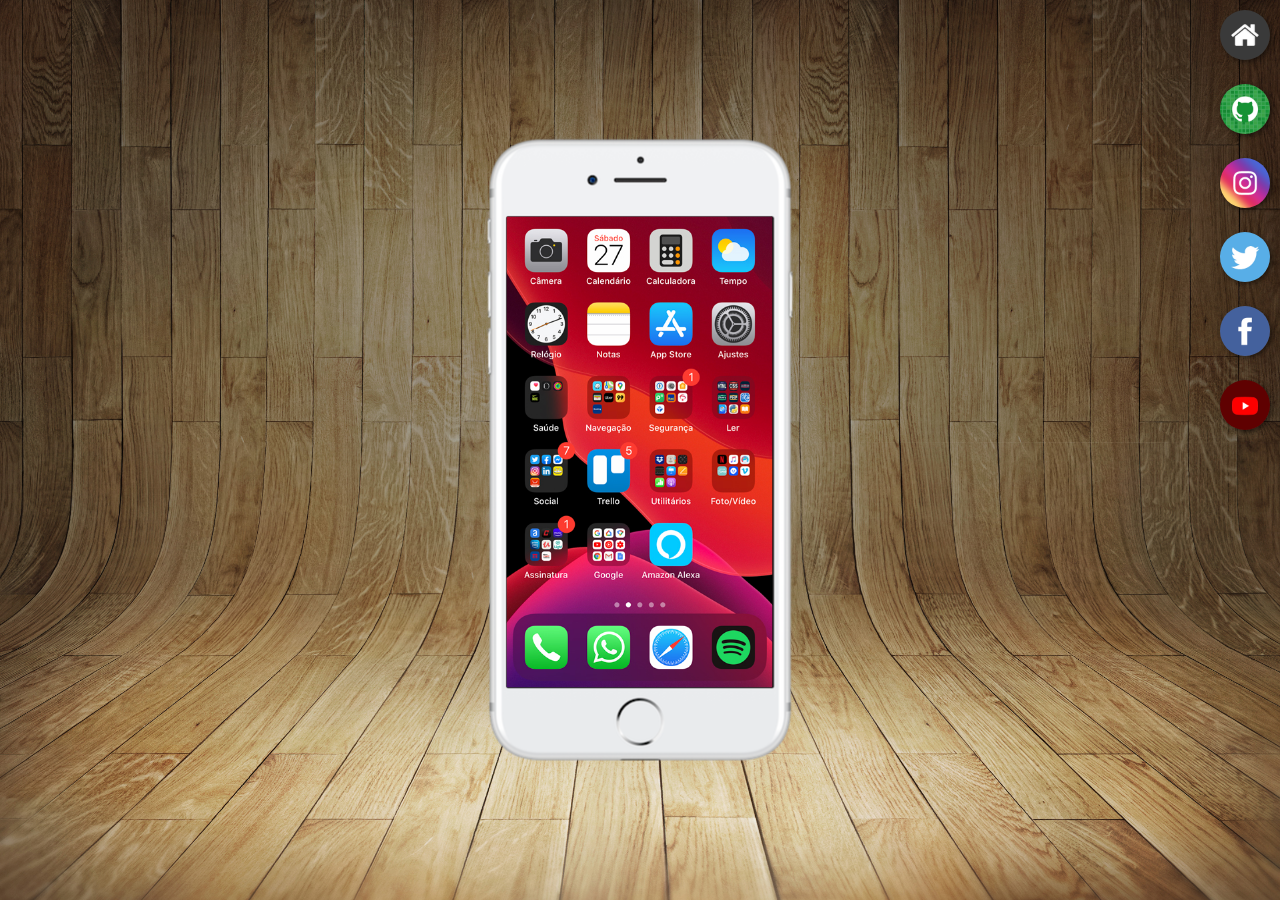
<file: index.html>
<!DOCTYPE html>
<html lang="pt-br">
<head>
    <meta charset="UTF-8">
    <meta http-equiv="X-UA-Compatible" content="IE=edge">
    <meta name="viewport" content="width=device-width, initial-scale=1.0">
    <link rel="shortcut icon" href="favicon.ico" type="image/x-icon">
    <link rel="stylesheet" href="estilos/style.css">
    <title>Projeto Redes Sociais</title>
</head>
<body>
    <main>
        <section id="telefone">
            <iframe src="home.html" name="tela" id="tela" frameborder="0">
                Seu navegador não é compatível com isso.
            </iframe>
        </section>
        <section id="redes-sociais">
            <a href="home.html" target="tela"><img src="imagens/logo-home.jpg" alt="home"></a><br>
            <a href="github.html" target="tela"><img src="imagens/logo-github.jpg" alt=""></a><br>
            <a href="instagram.html" target="tela"><img src="imagens/logo-instagram.jpg" alt=""></a><br>
            <a href="twitter.html" target="tela"><img src="imagens/logo-twitter.jpg" alt=""></a><br>
            <a href="facebook.html" target="tela"><img src="imagens/logo-facebook.jpg" alt=""></a><br>
            <a href="youtube.html" target="tela"><img src="imagens/logo-youtube.jpg" alt=""></a><br>
        </section>
    </main>
</body>
</html>
</file>
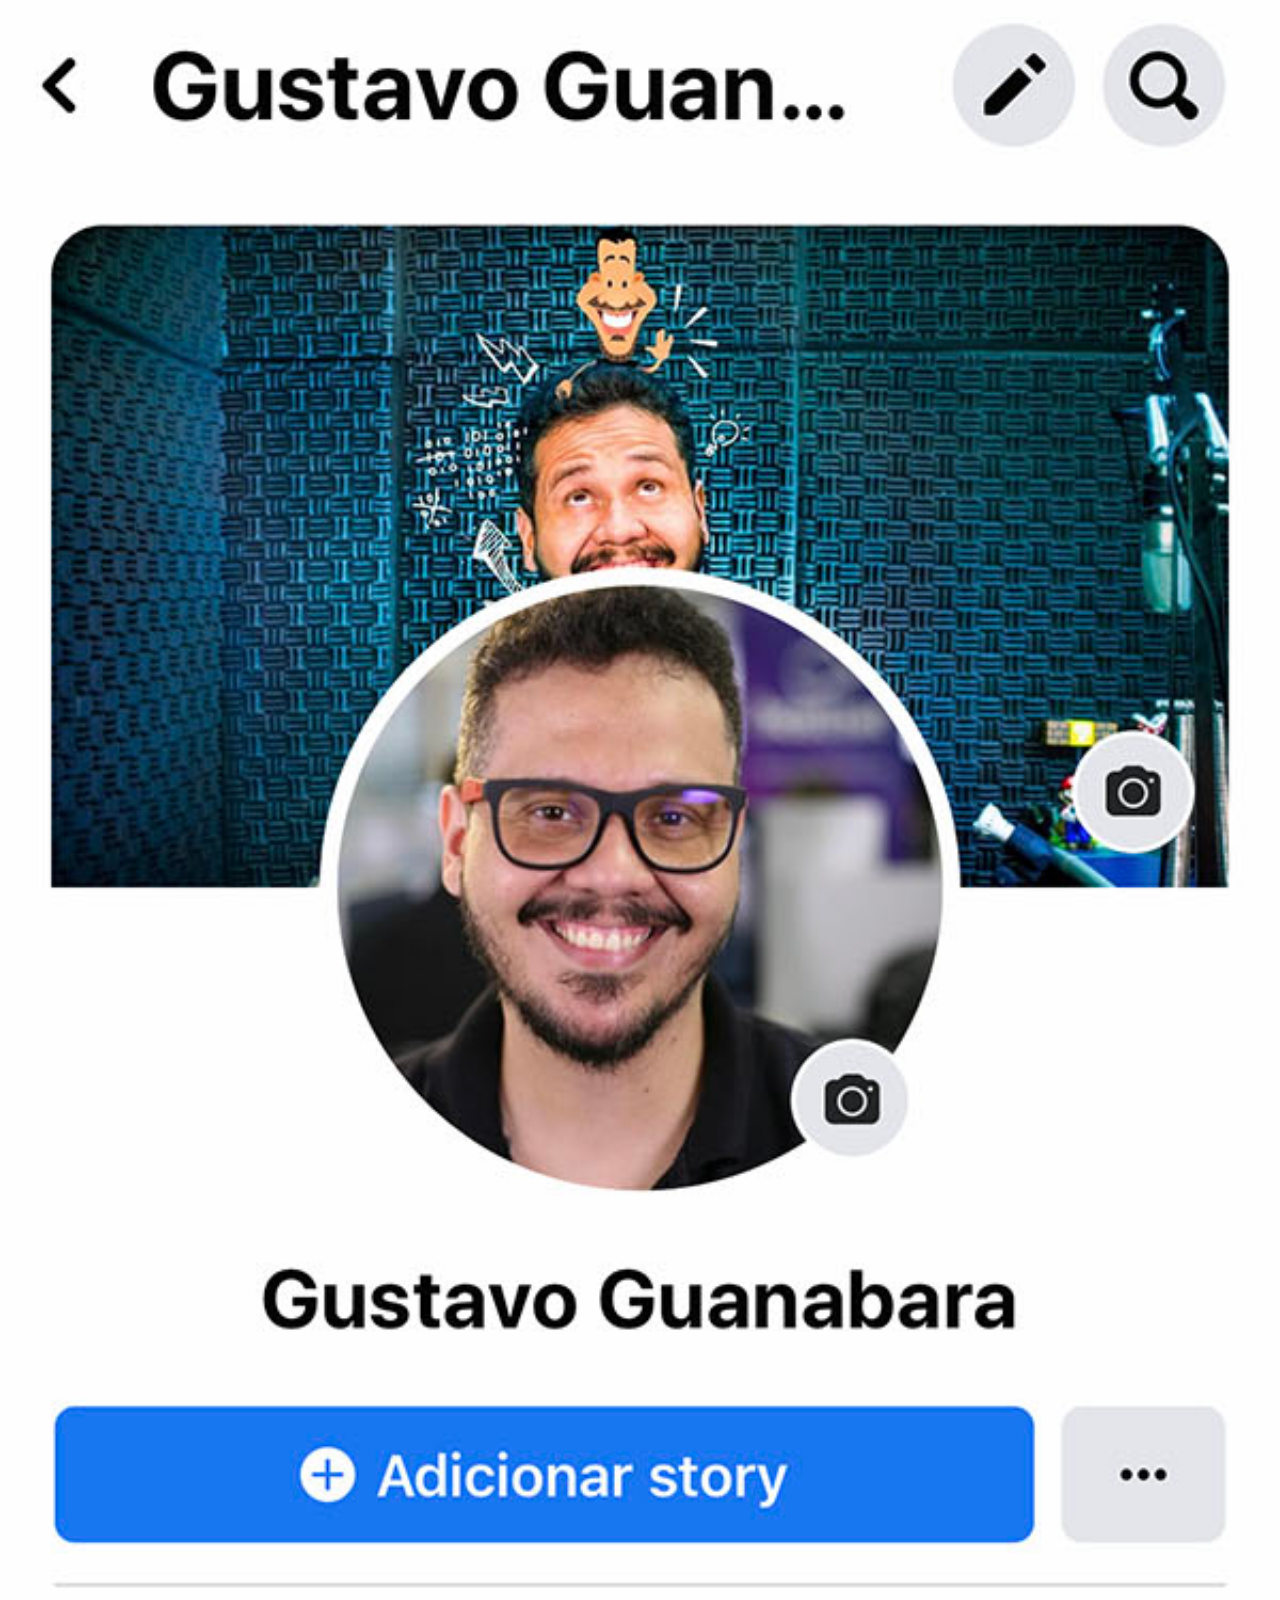
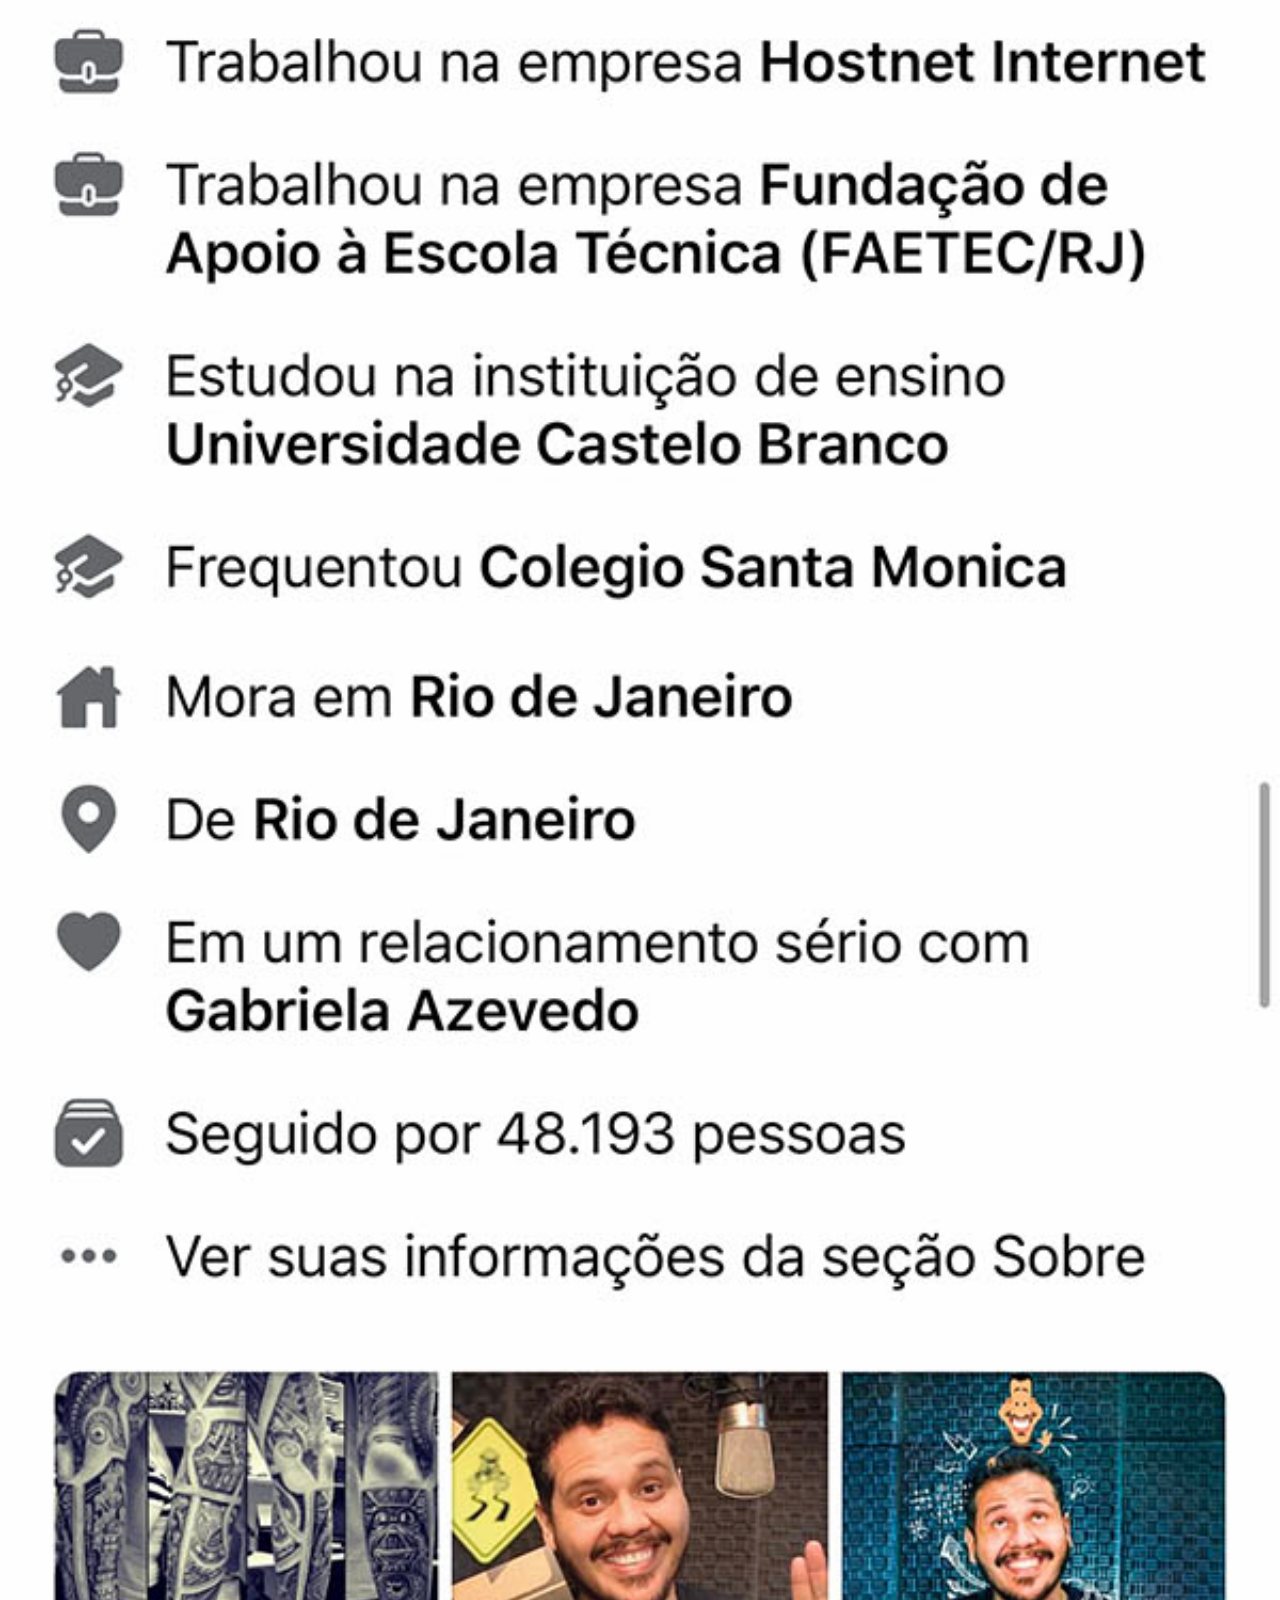
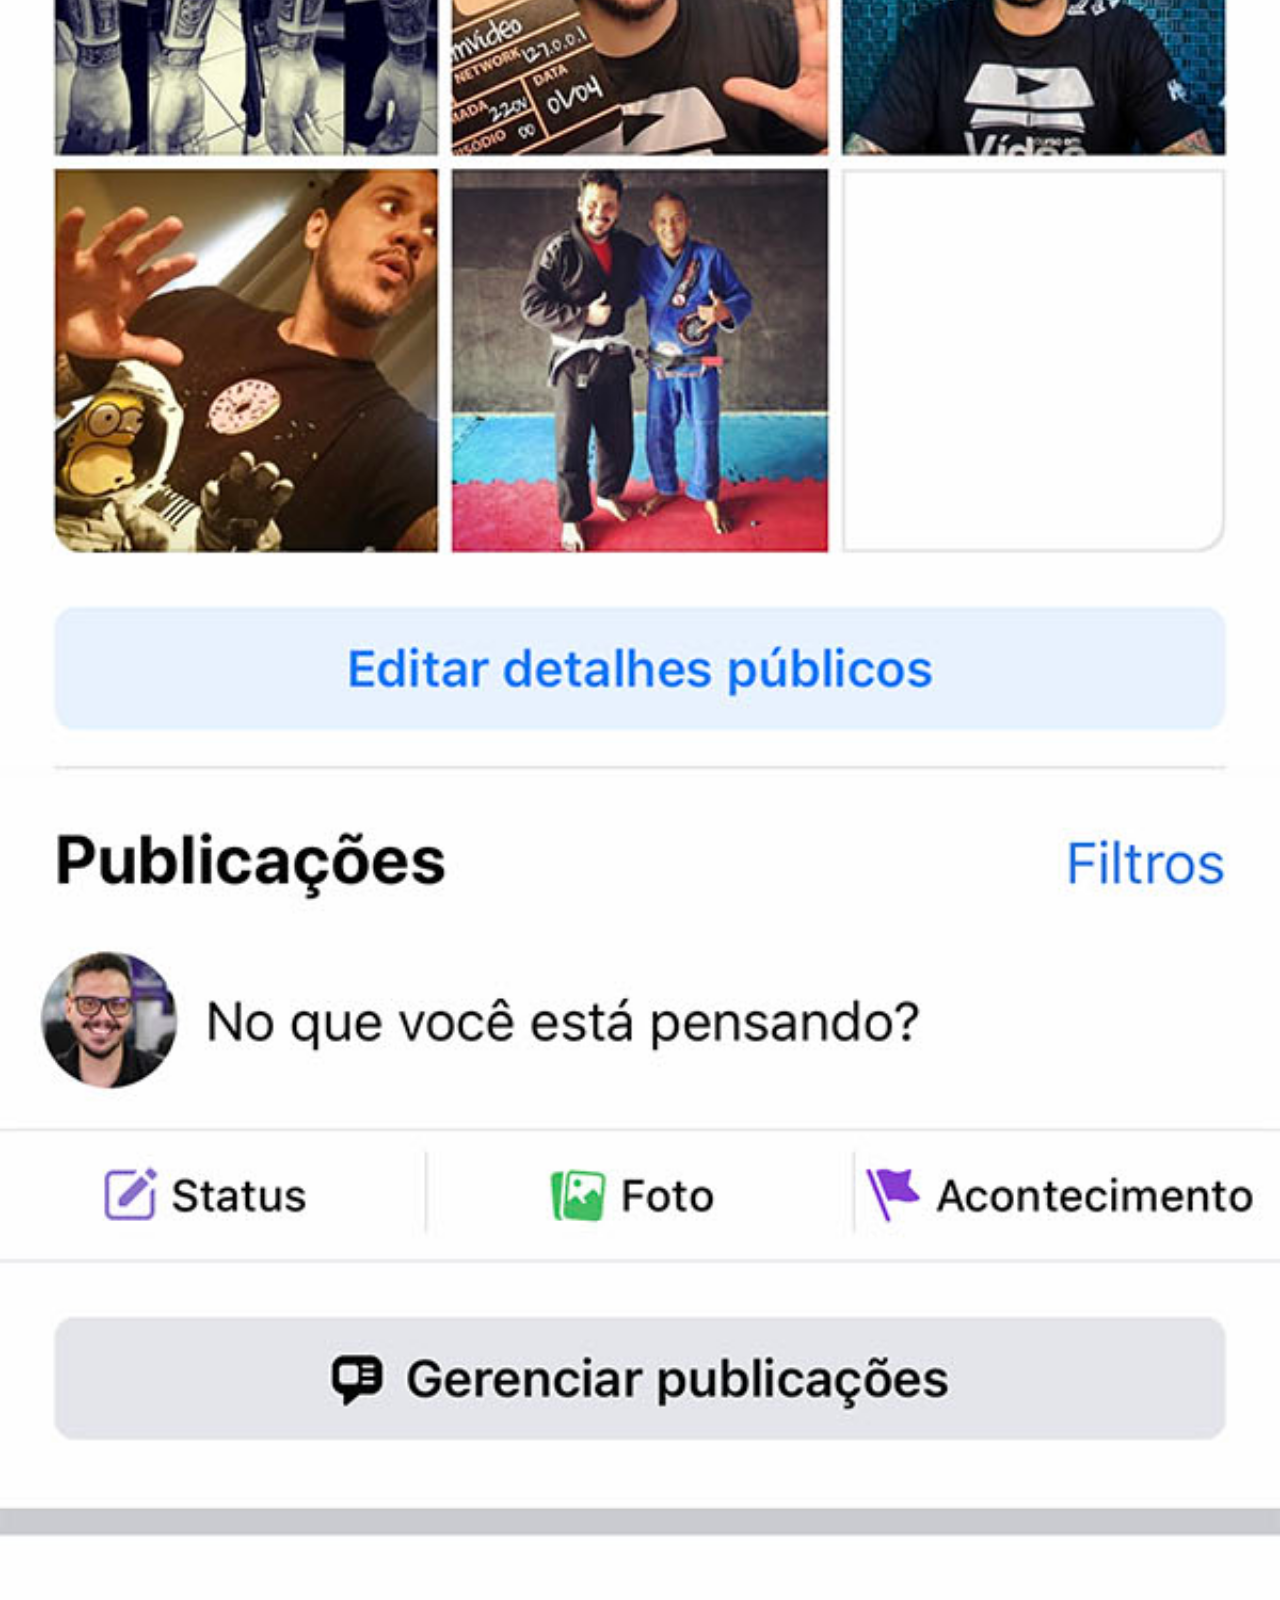
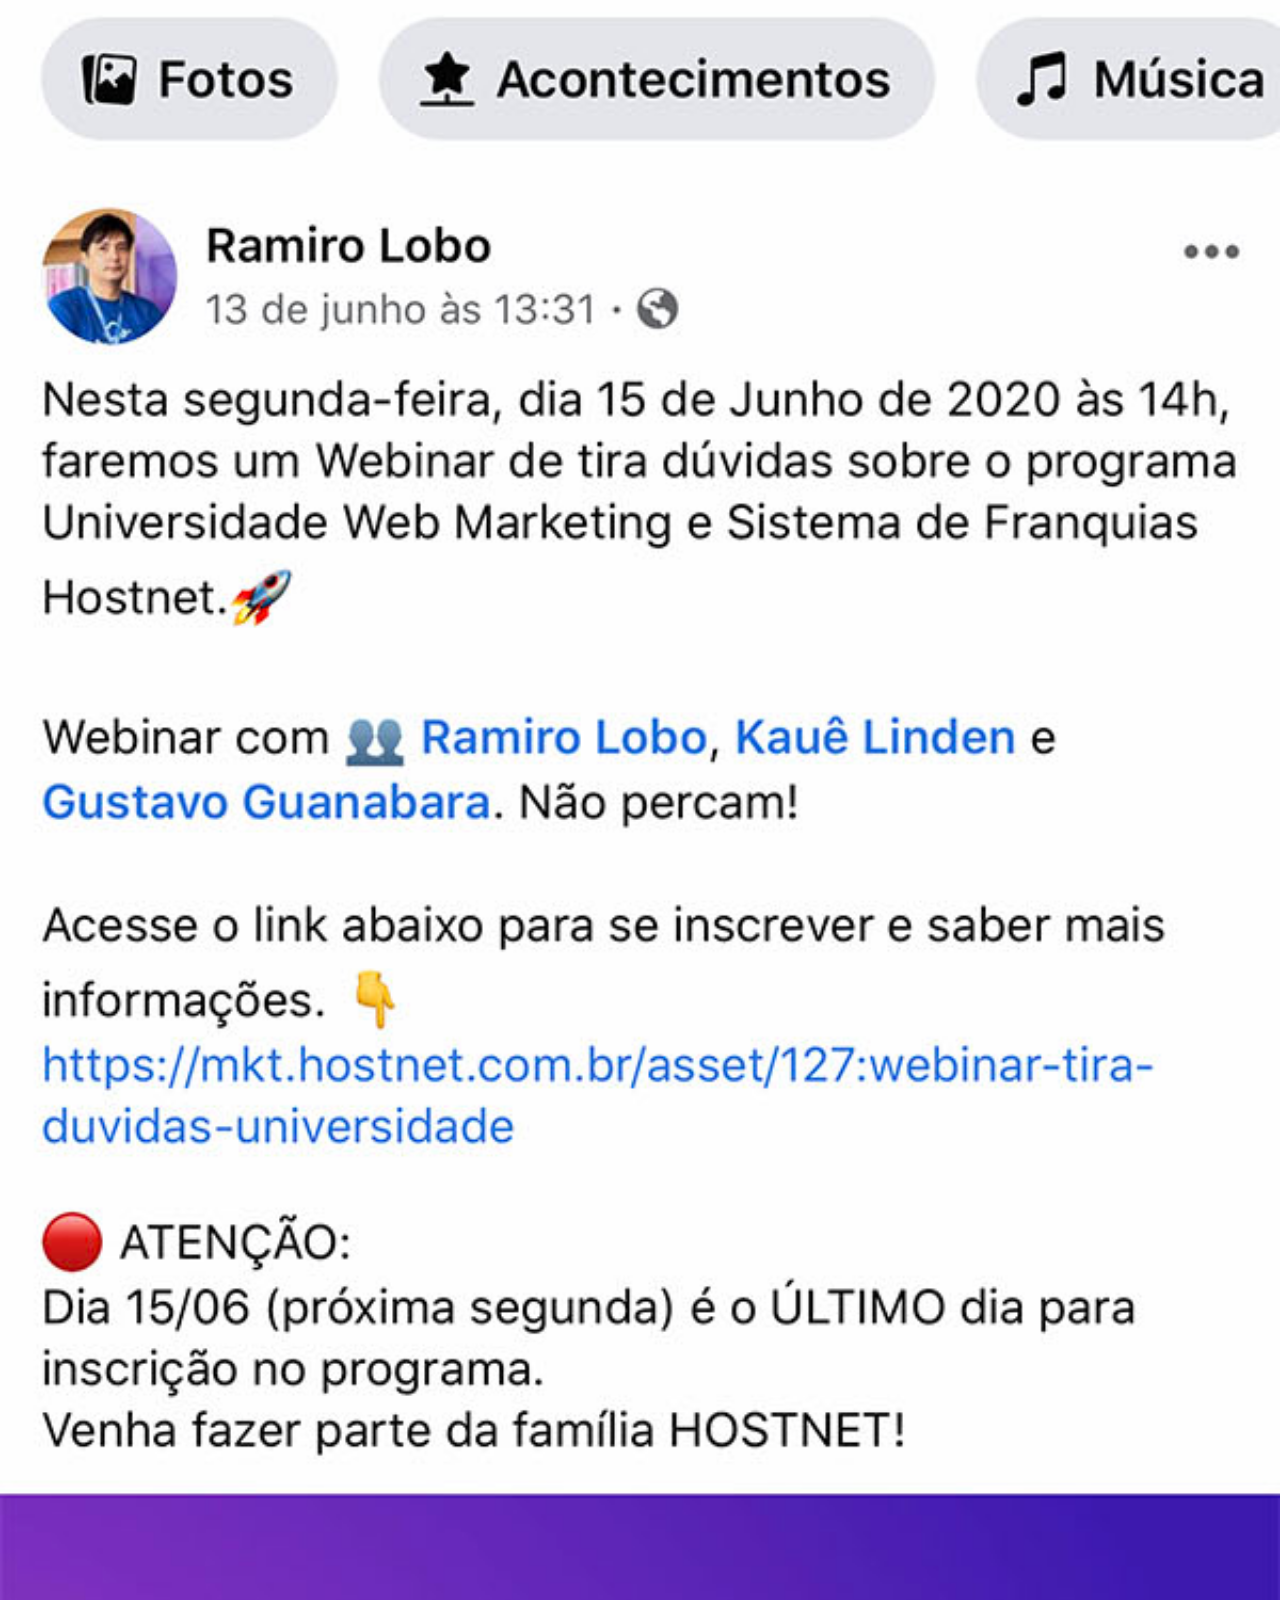
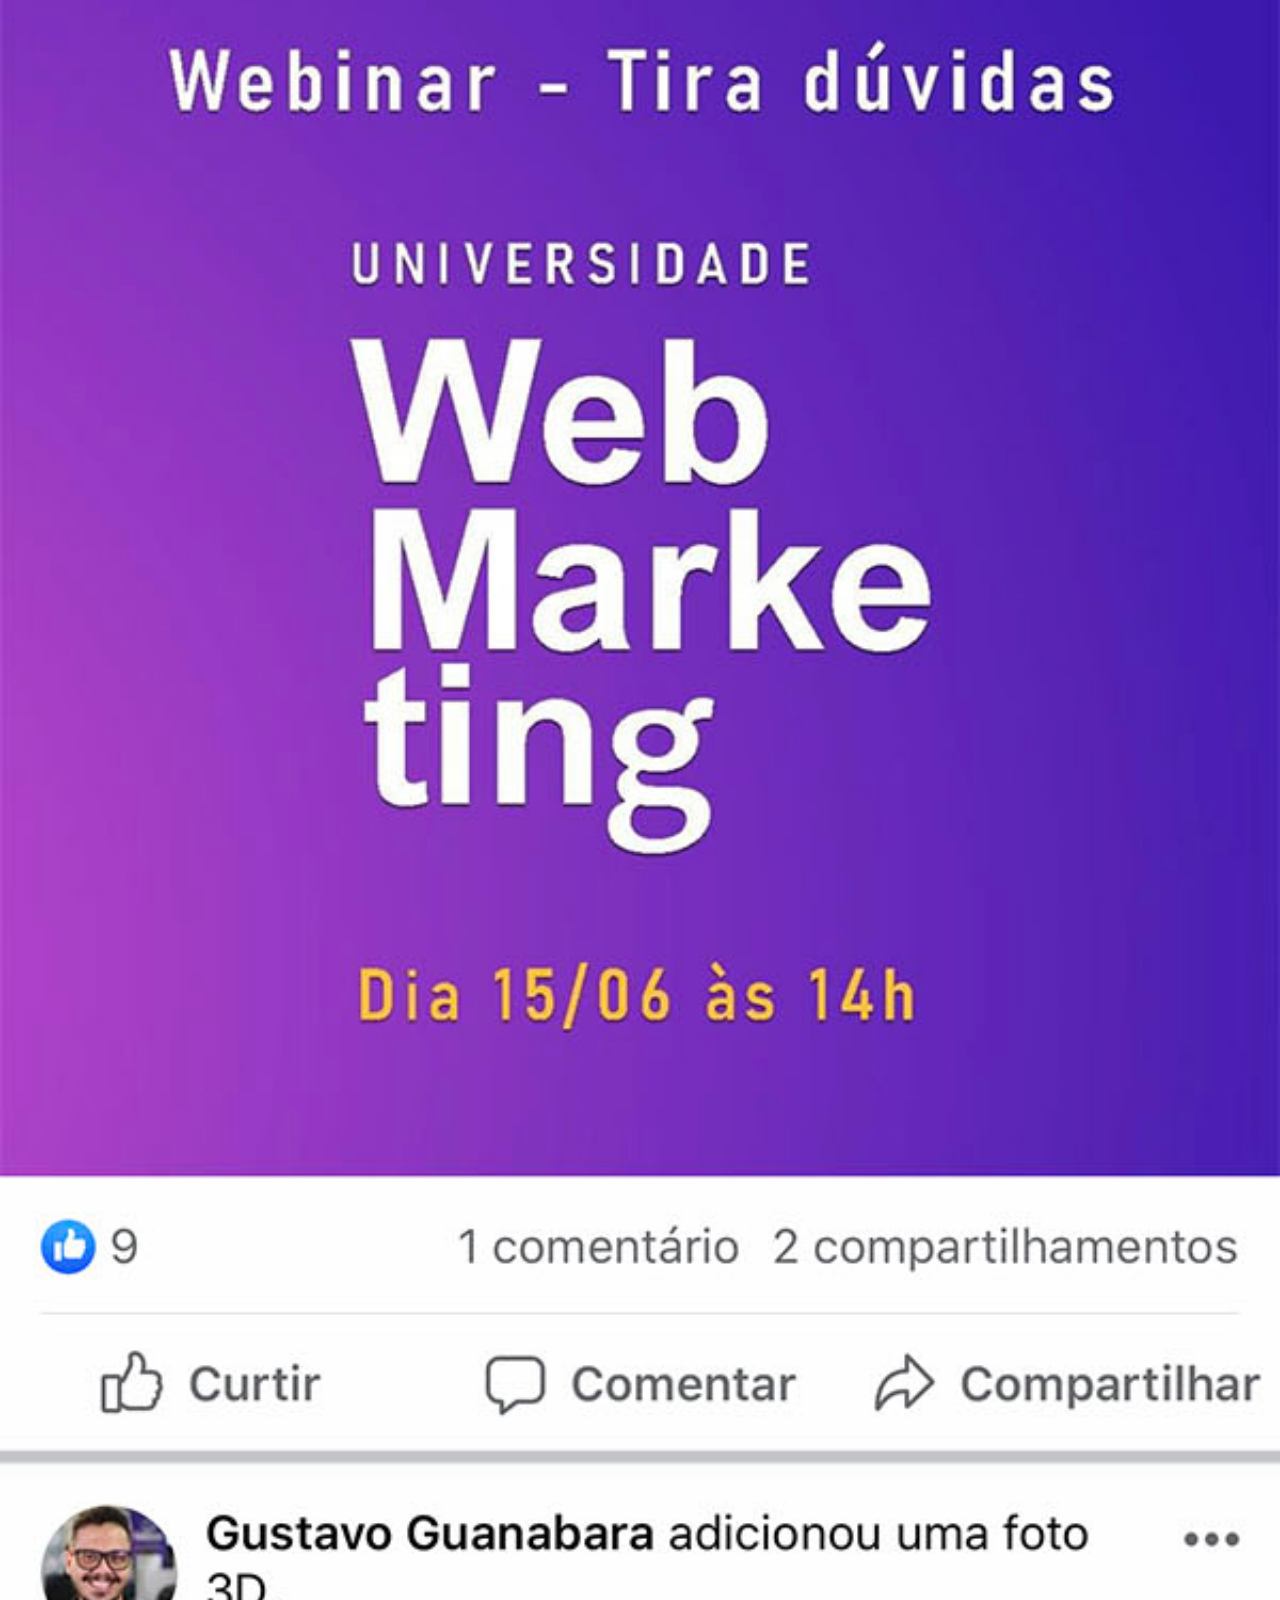
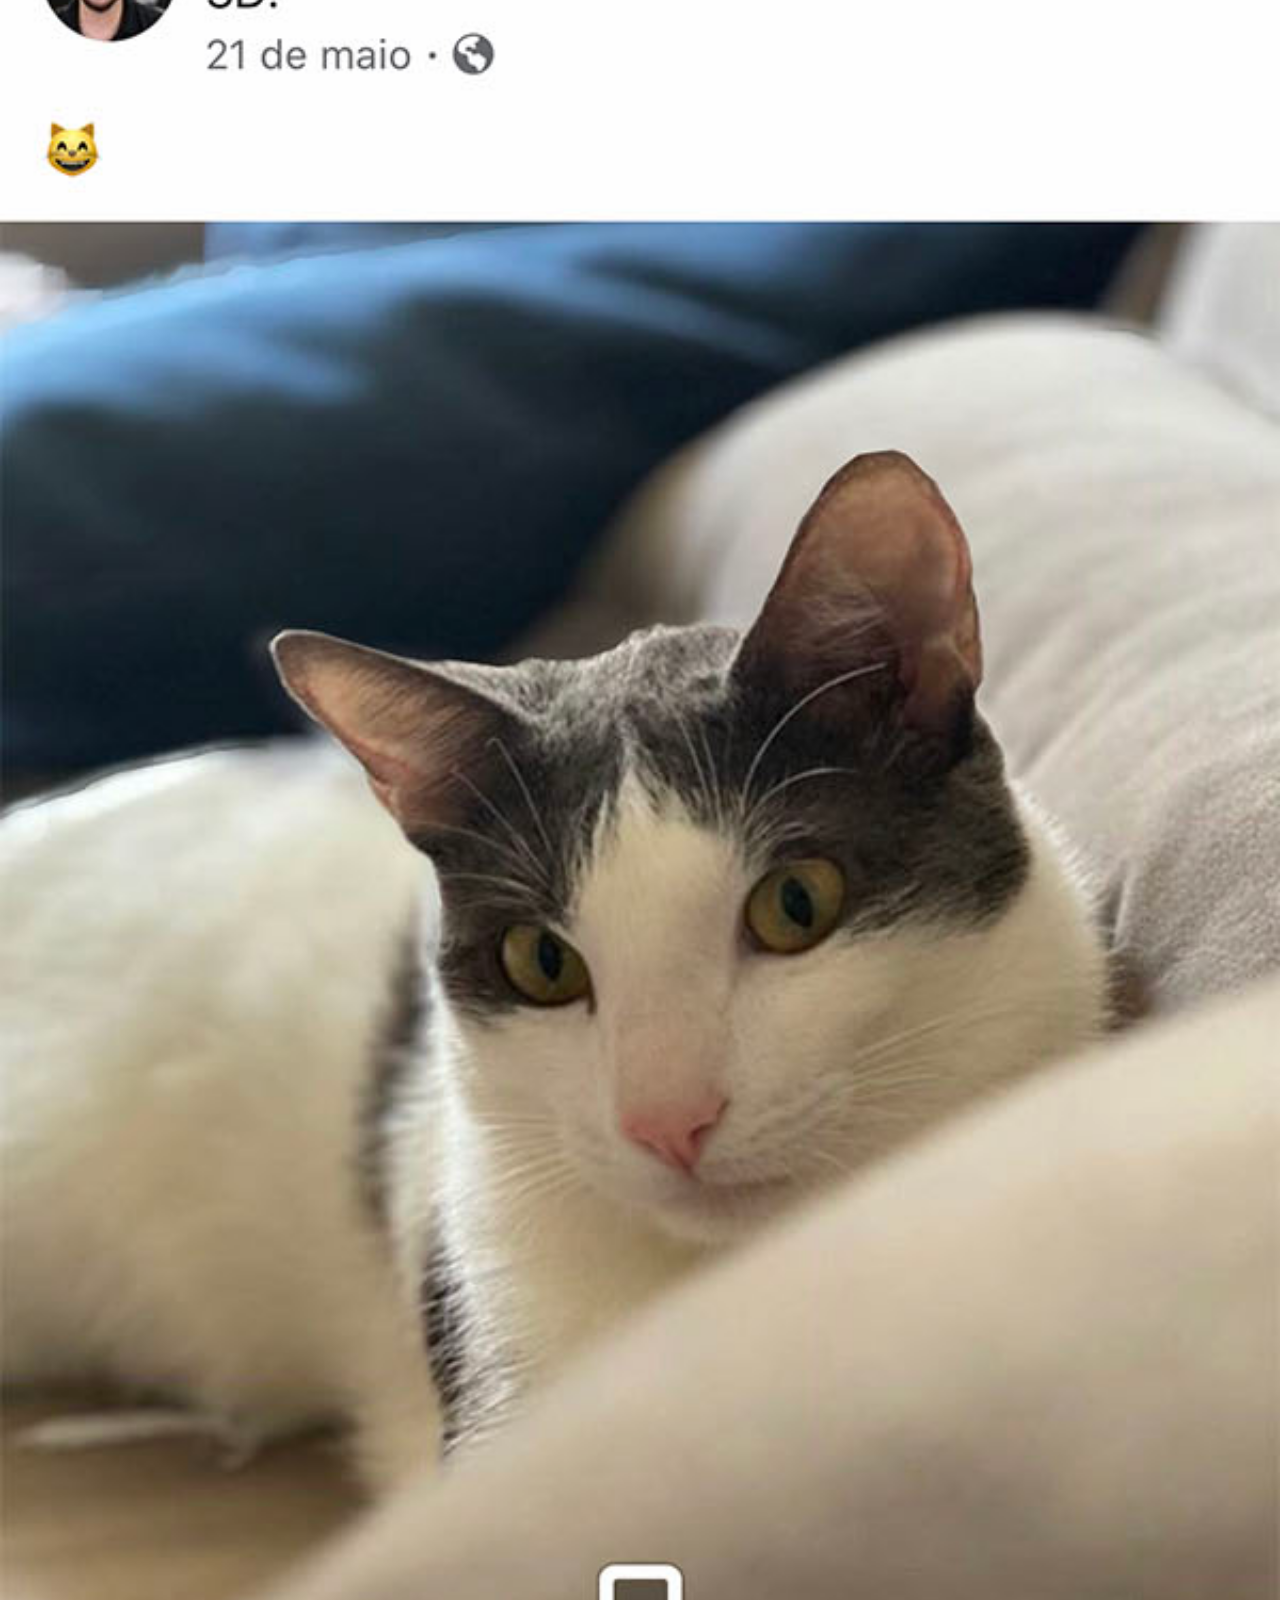
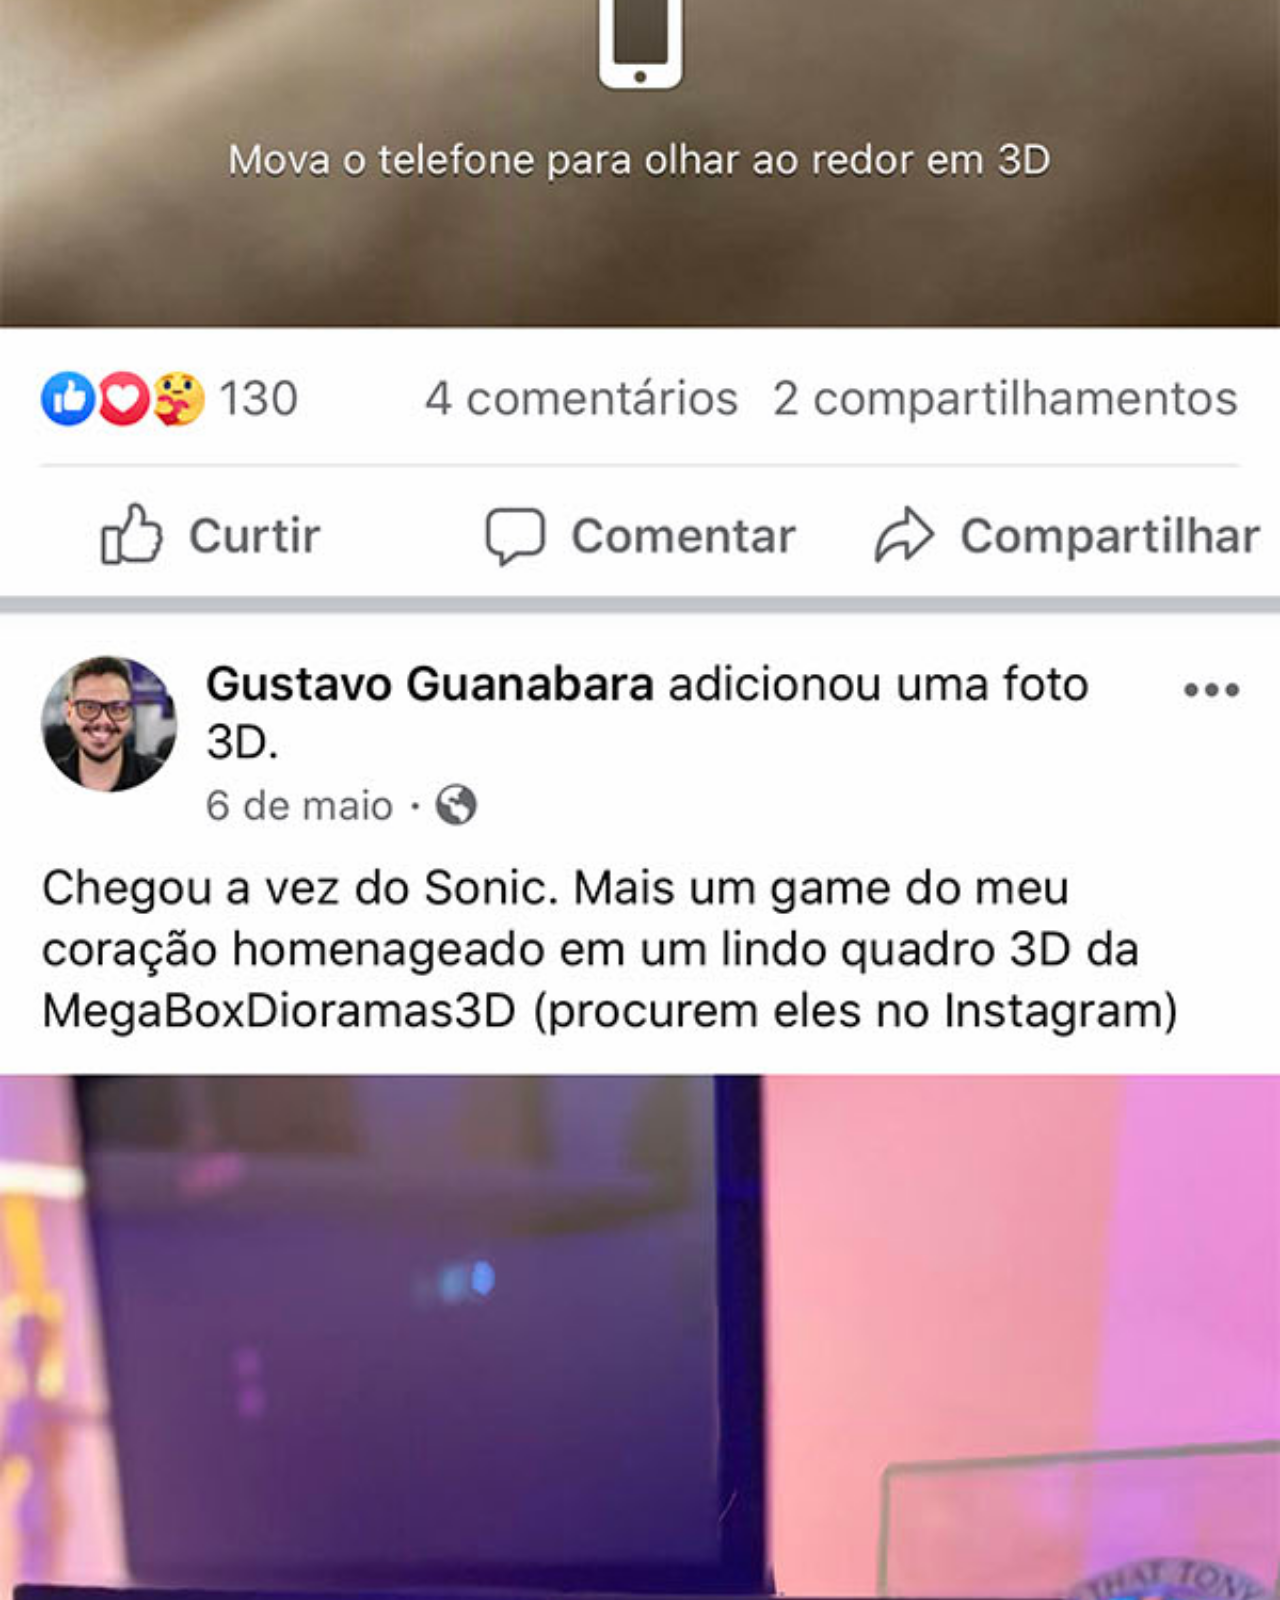
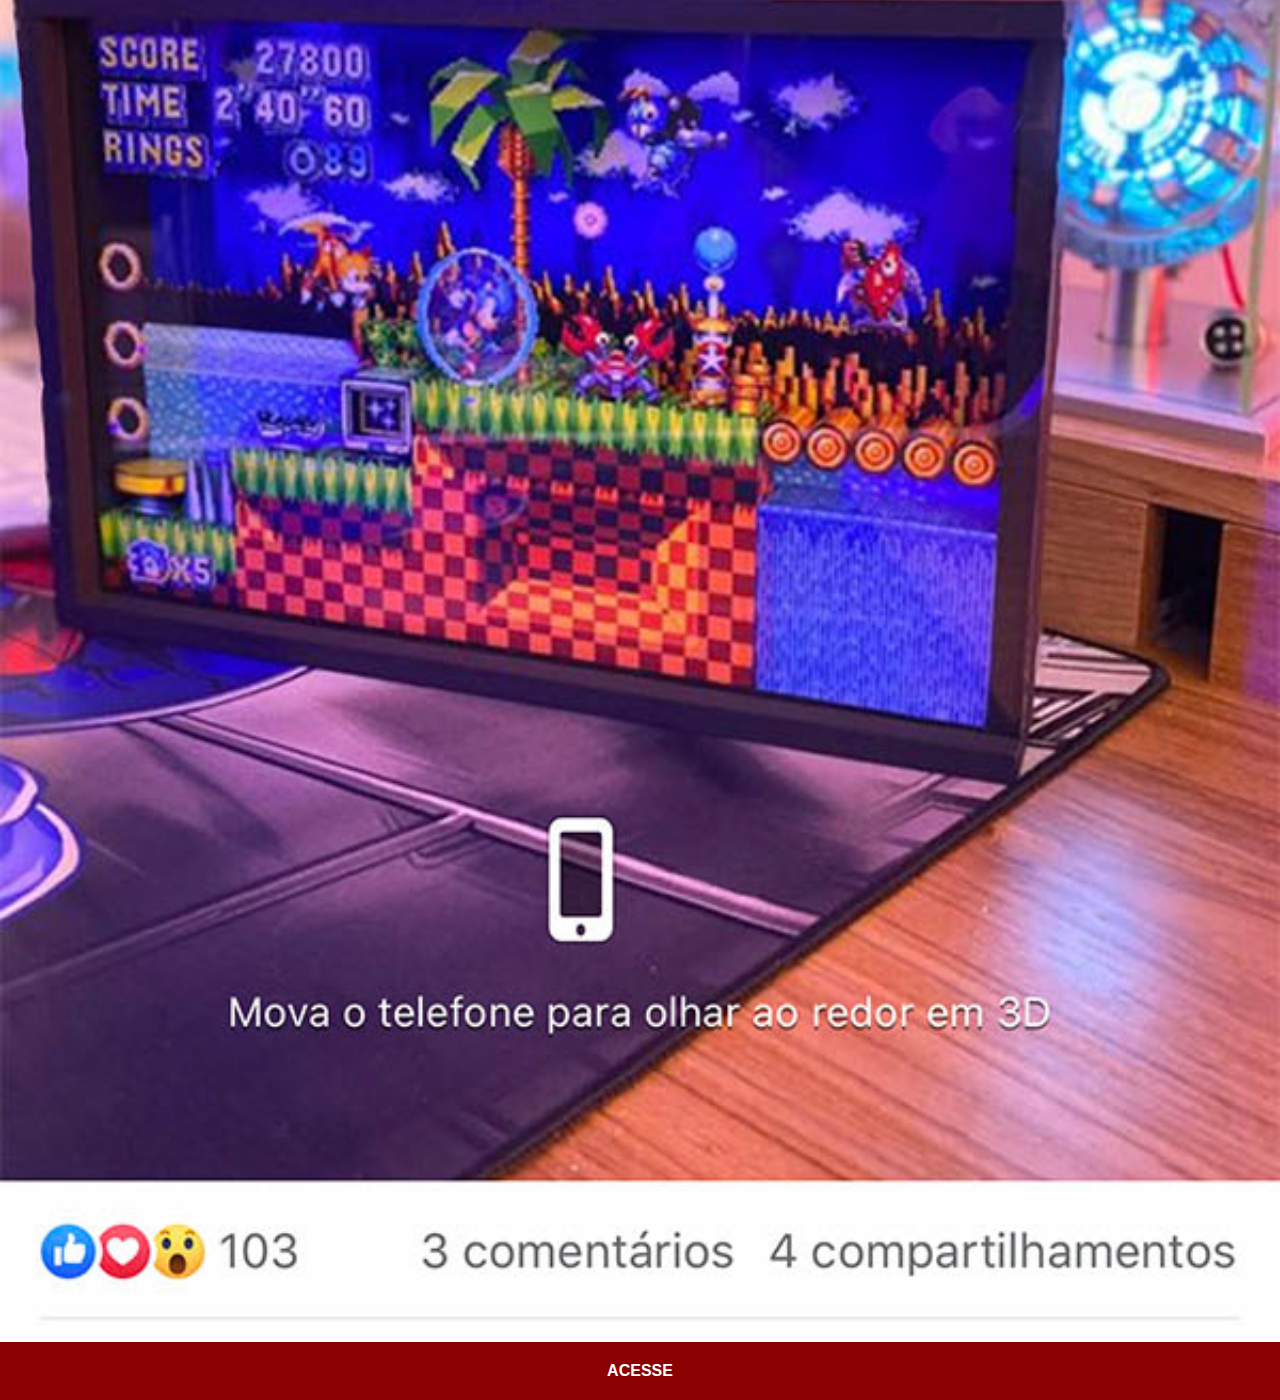
<file: facebook.html>
<!DOCTYPE html>
<html lang="pt-br">
<head>
    <meta charset="UTF-8">
    <meta http-equiv="X-UA-Compatible" content="IE=edge">
    <meta name="viewport" content="width=device-width, initial-scale=1.0">
    <title>Facebook</title>
    <link rel="stylesheet" href="estilos/social.css">
</head>
<body>
    <img src="imagens/tela-facebook.jpg" alt="Facebook">
    <a href="https://www.facebook.com/gustavoguanabara" target="_blank">ACESSE</a>    
</body>
</html>
</file>
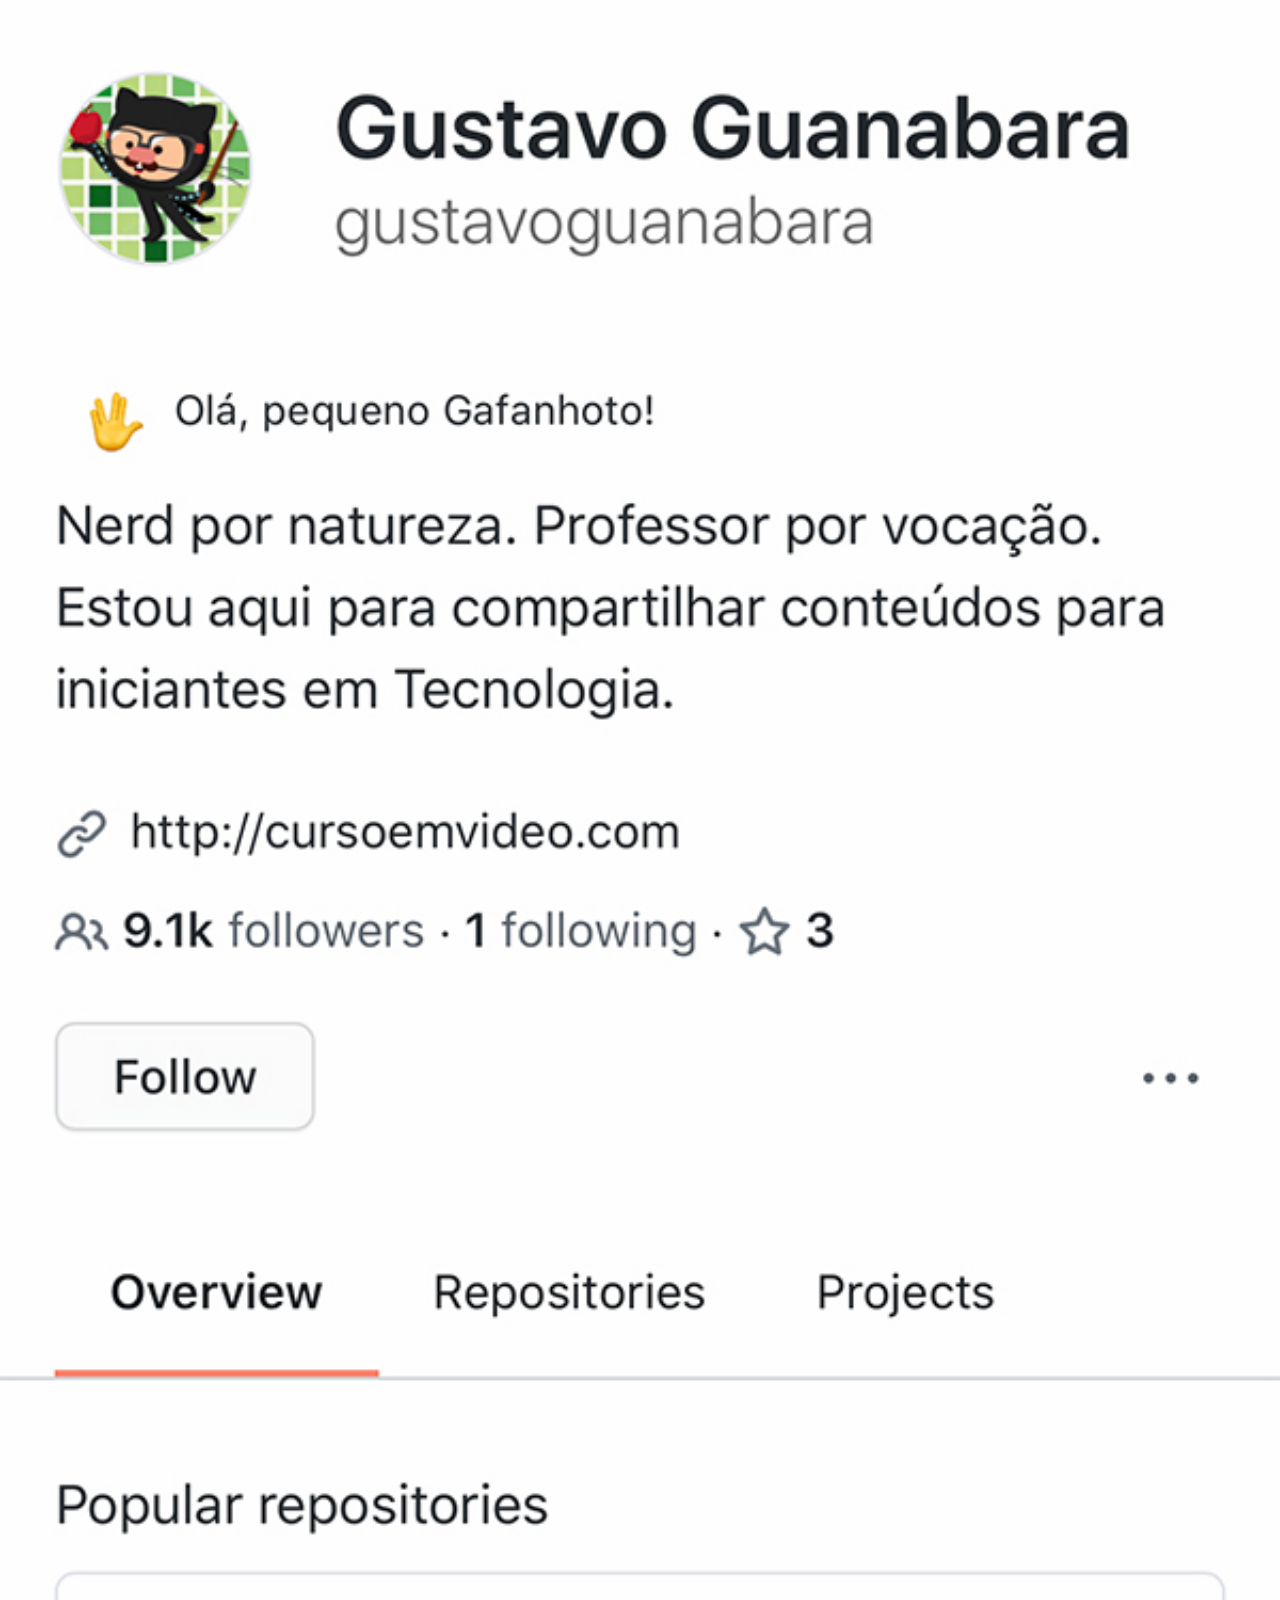
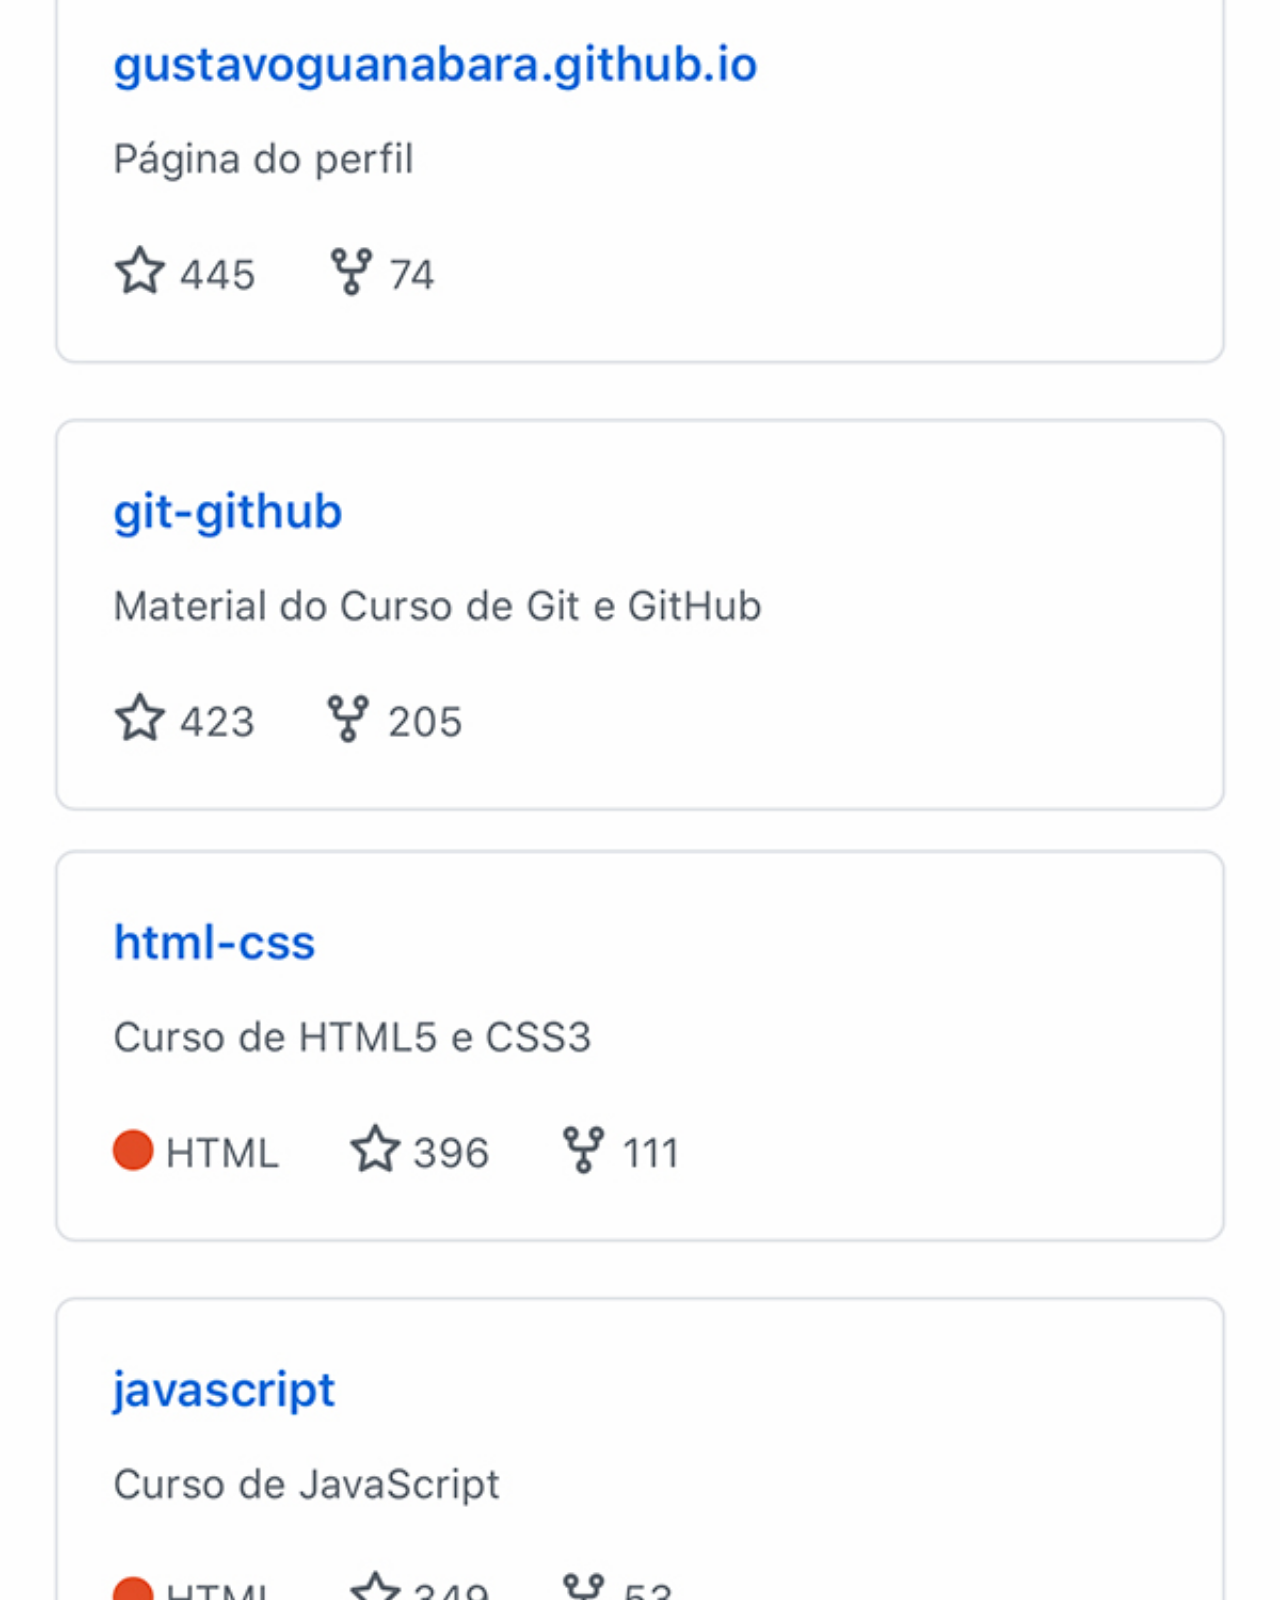
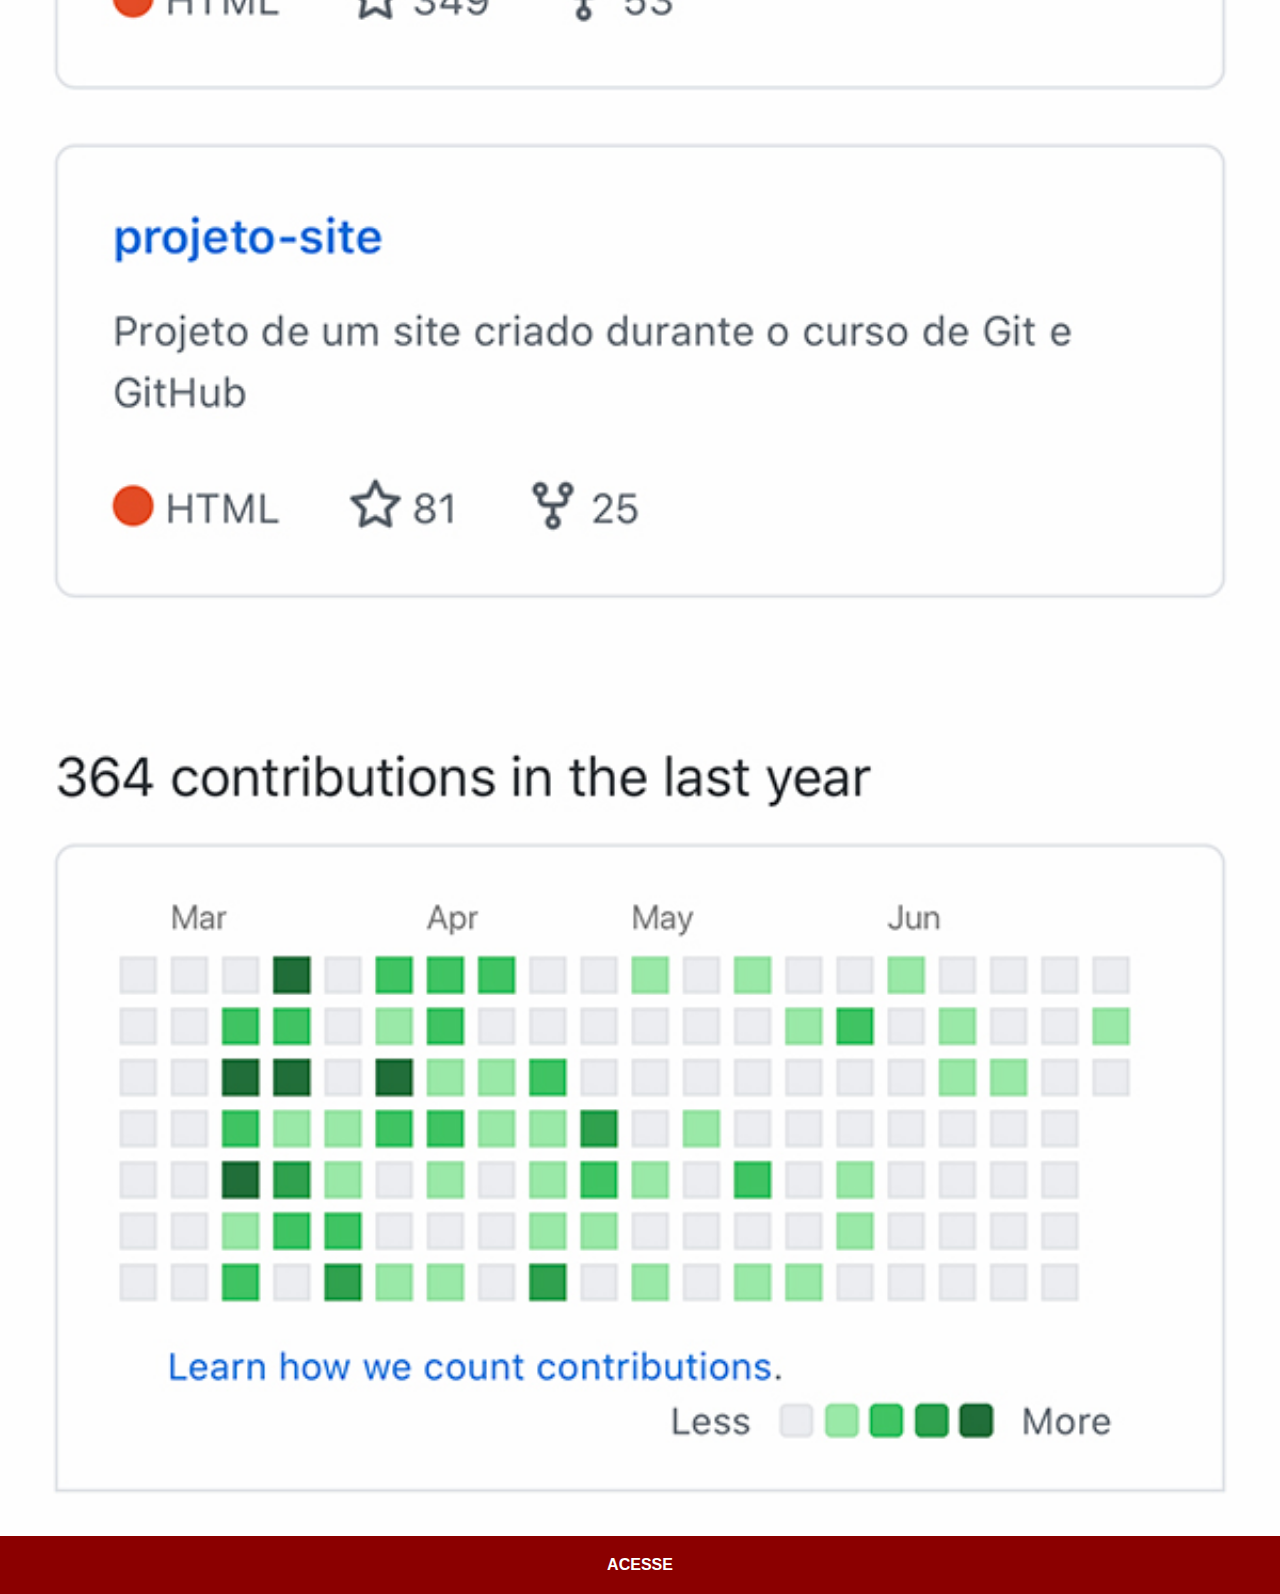
<file: github.html>
<!DOCTYPE html>
<html lang="pt-br">
<head>
    <meta charset="UTF-8">
    <meta http-equiv="X-UA-Compatible" content="IE=edge">
    <meta name="viewport" content="width=device-width, initial-scale=1.0">
    <title>GitHub</title>
    <link rel="stylesheet" href="estilos/social.css">
</head>
<body>
        <img src="imagens/tela-github.jpg" alt="GitHub">
        <a href="https://github.com/gustavoguanabara/" target="_blank">ACESSE</a>
</body>
</html>
</file>
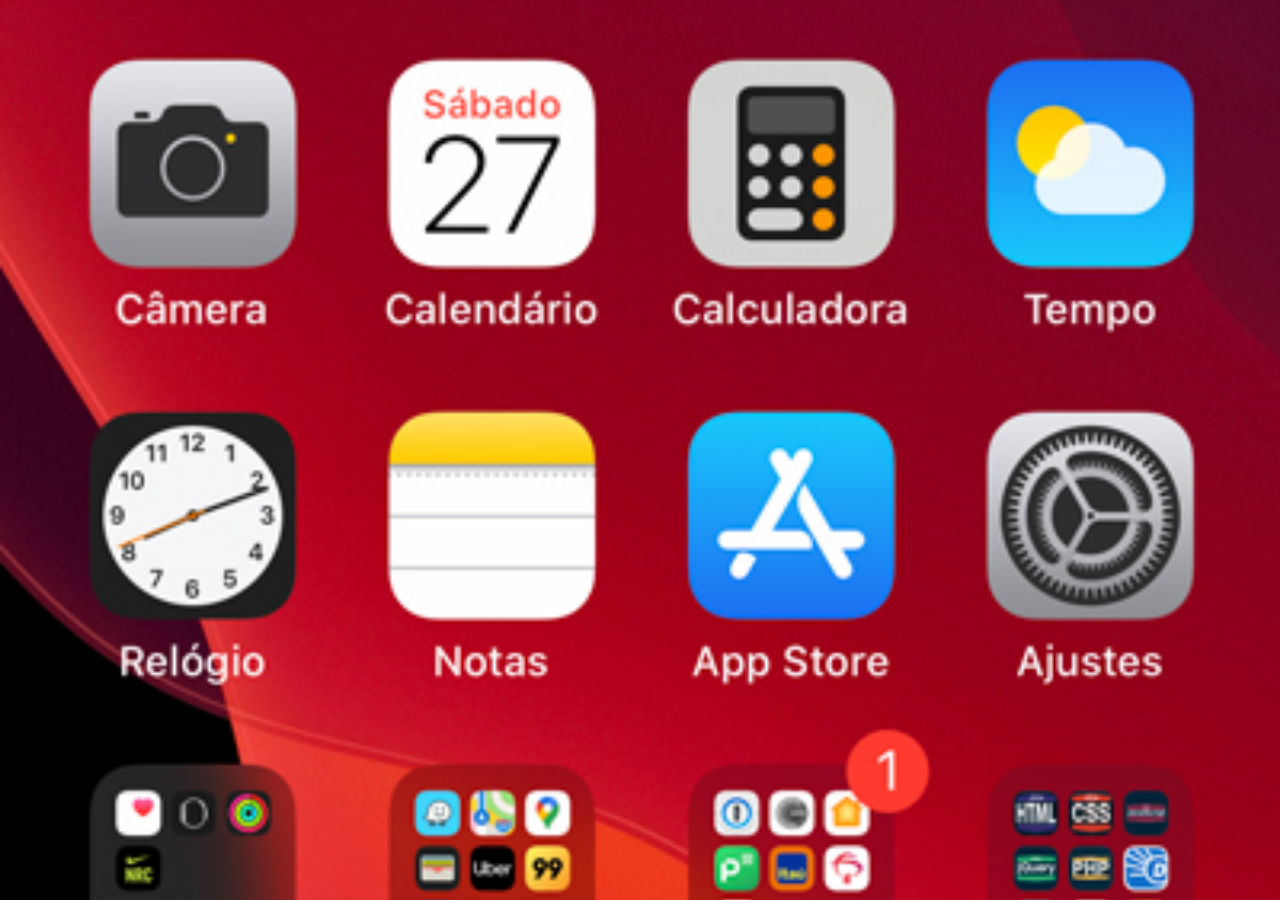
<file: home.html>
<!DOCTYPE html>
<html lang="pt-br">
<head>
    <meta charset="UTF-8">
    <meta http-equiv="X-UA-Compatible" content="IE=edge">
    <meta name="viewport" content="width=device-width, initial-scale=1.0">
    <title>Home</title>
    <style>
        * {
            margin: 0px;
            padding: 0px;
        }

        body {
            width: 100vw;
            height: 100vh;
            background: black url('imagens/tela-home.jpg') no-repeat top center;
            background-size: cover;
        }
    </style>
</head>
<body>
    
</body>
</html>
</file>
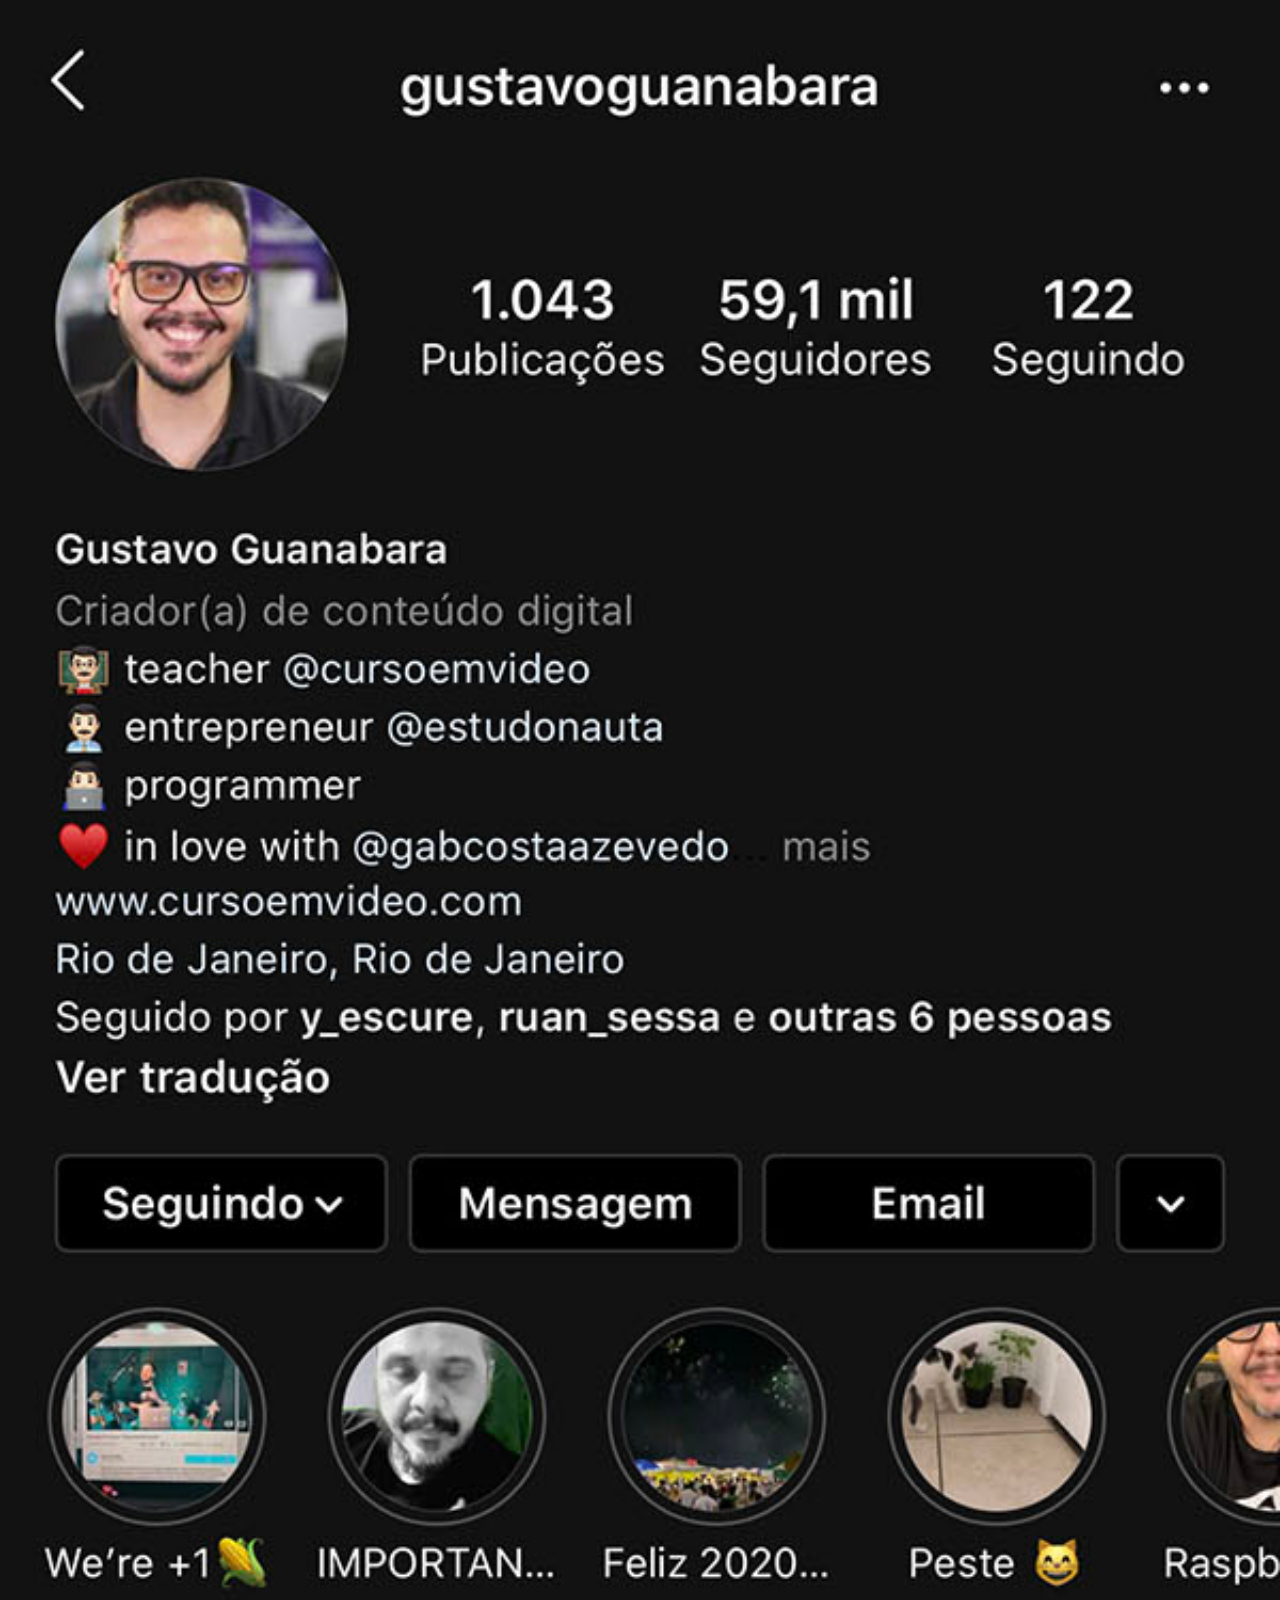
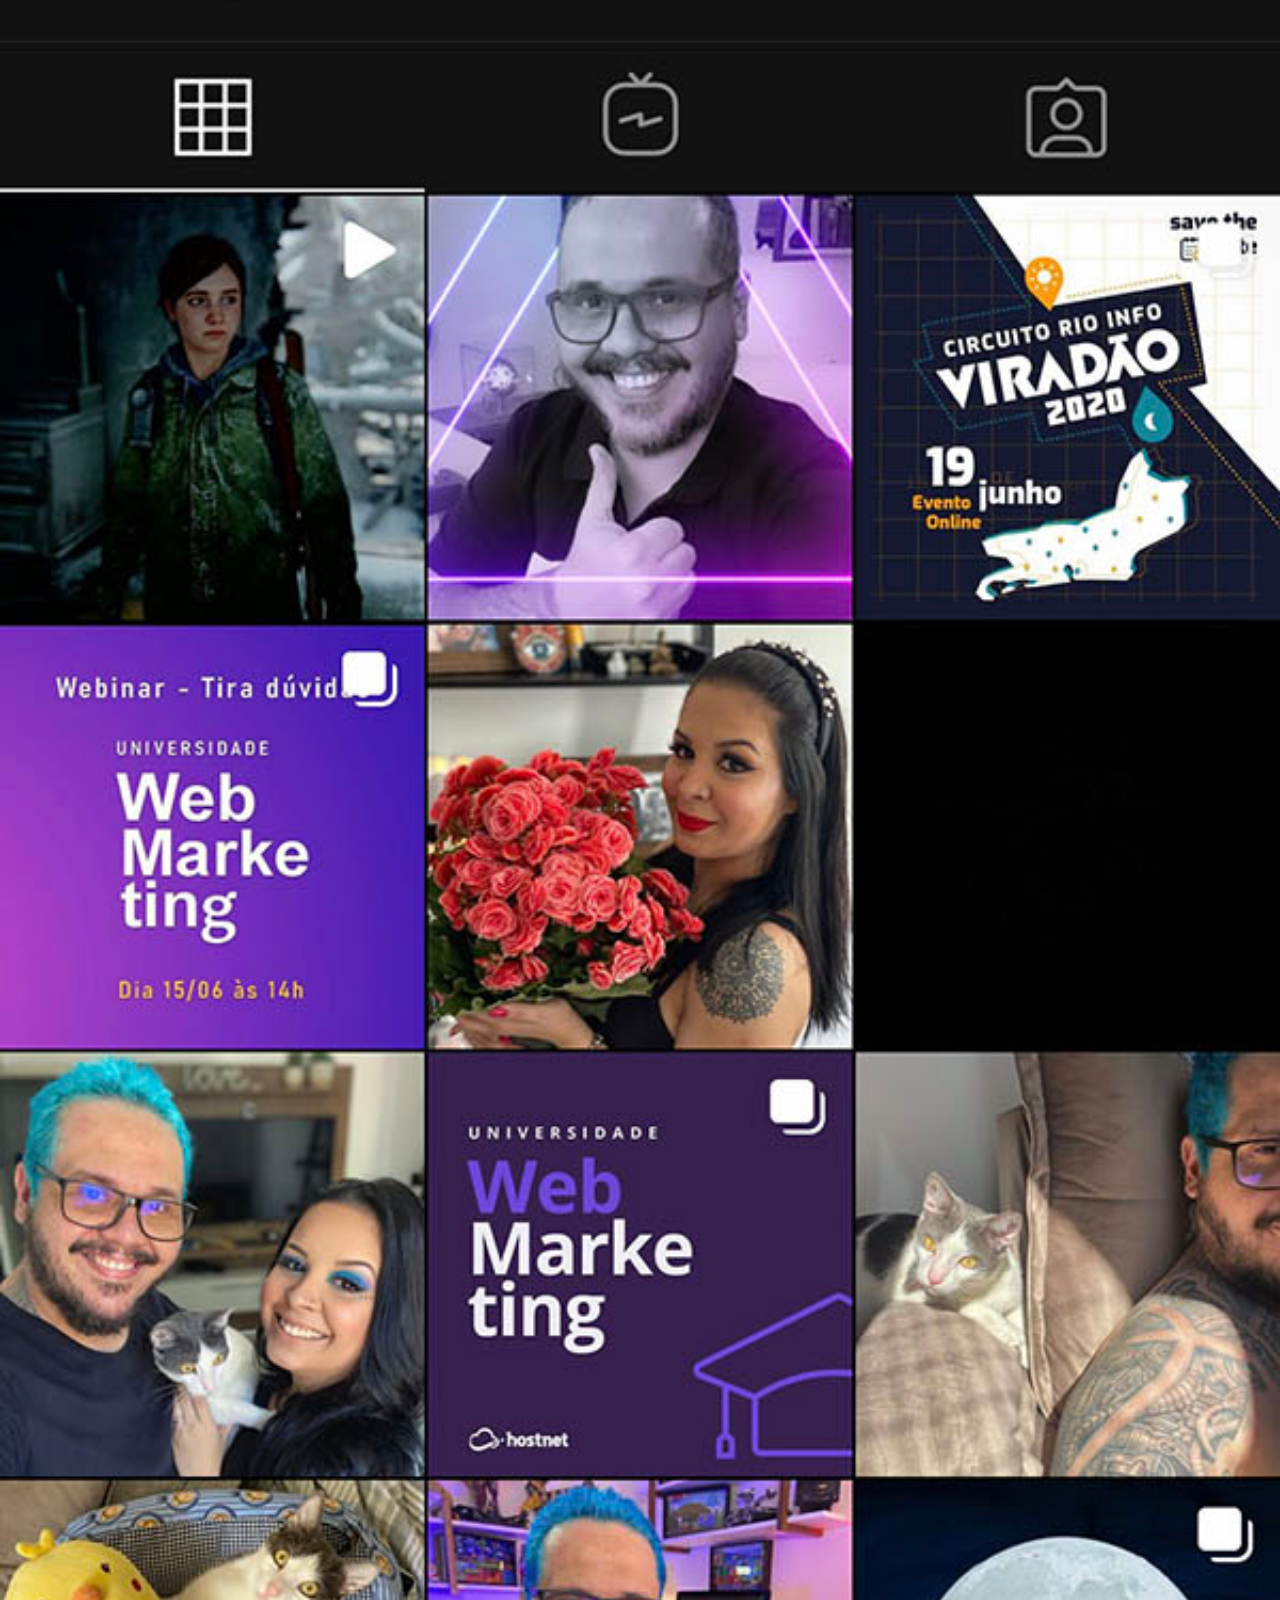
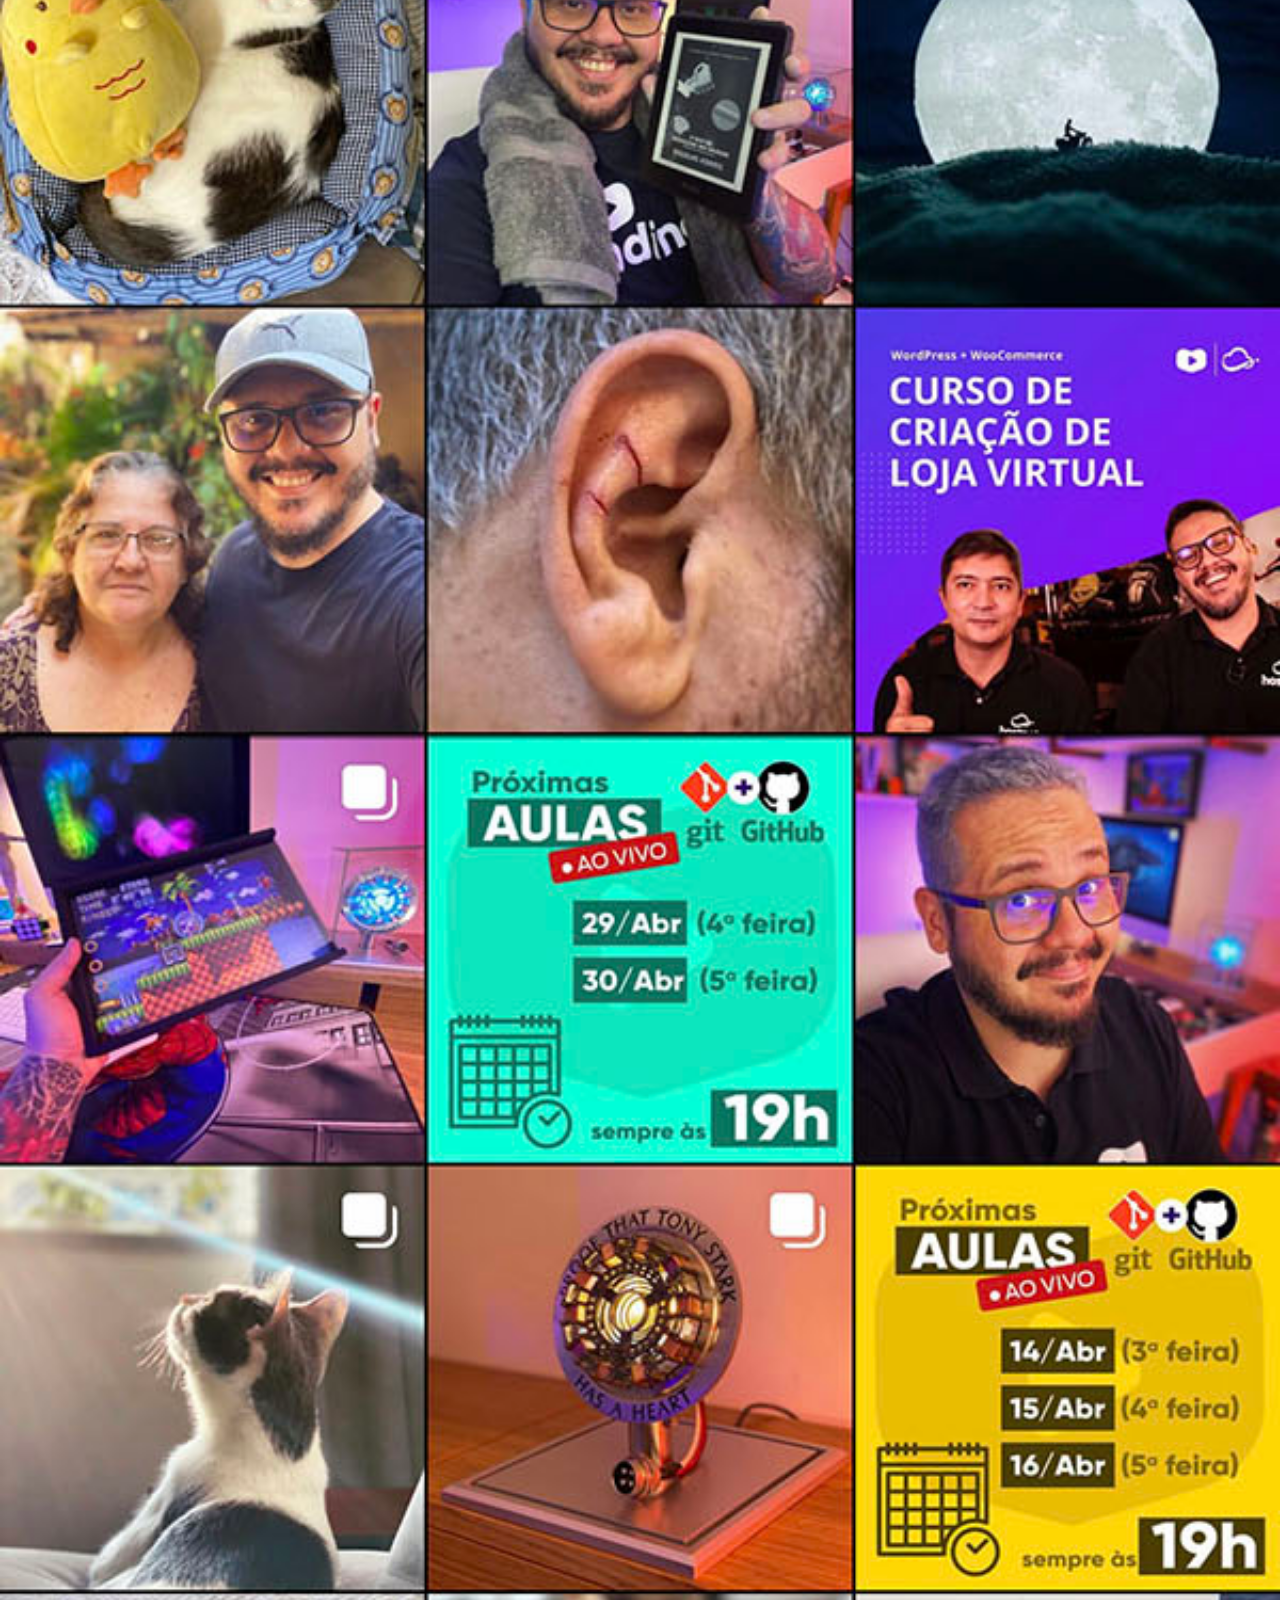
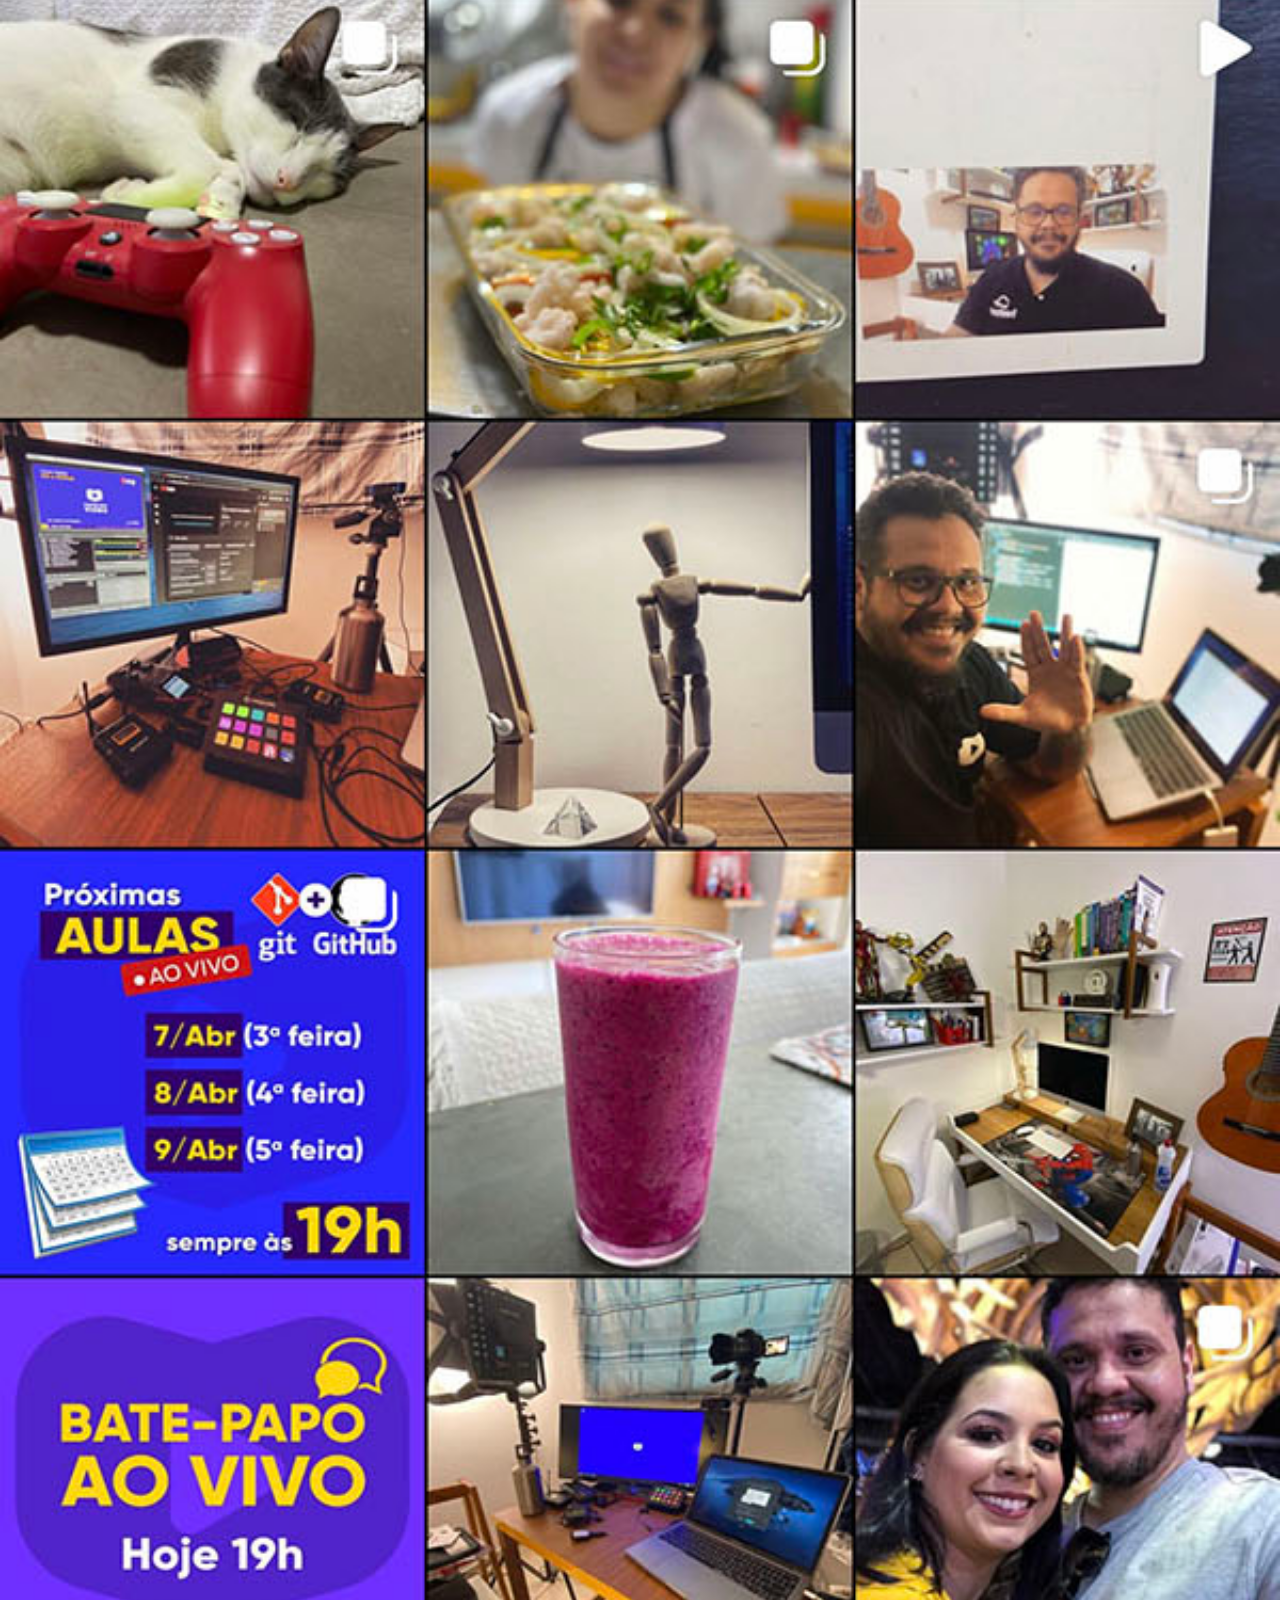
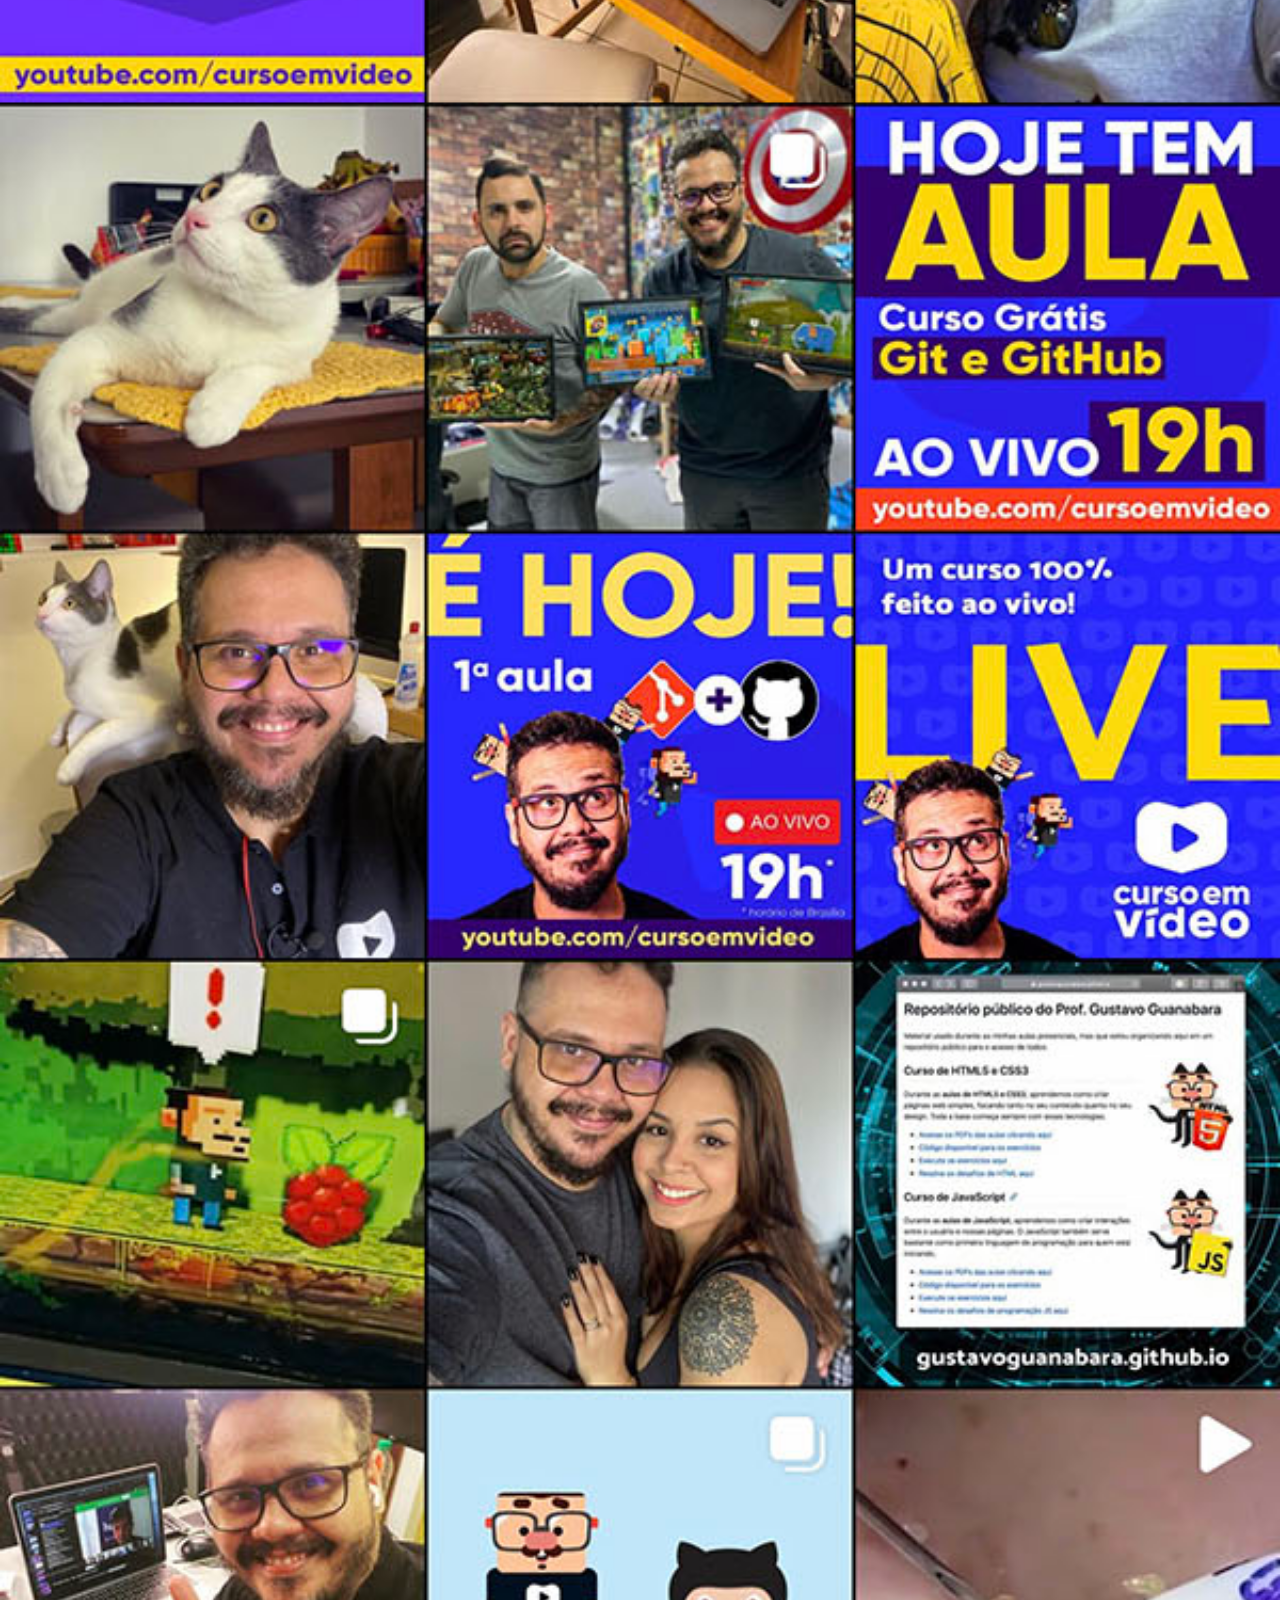
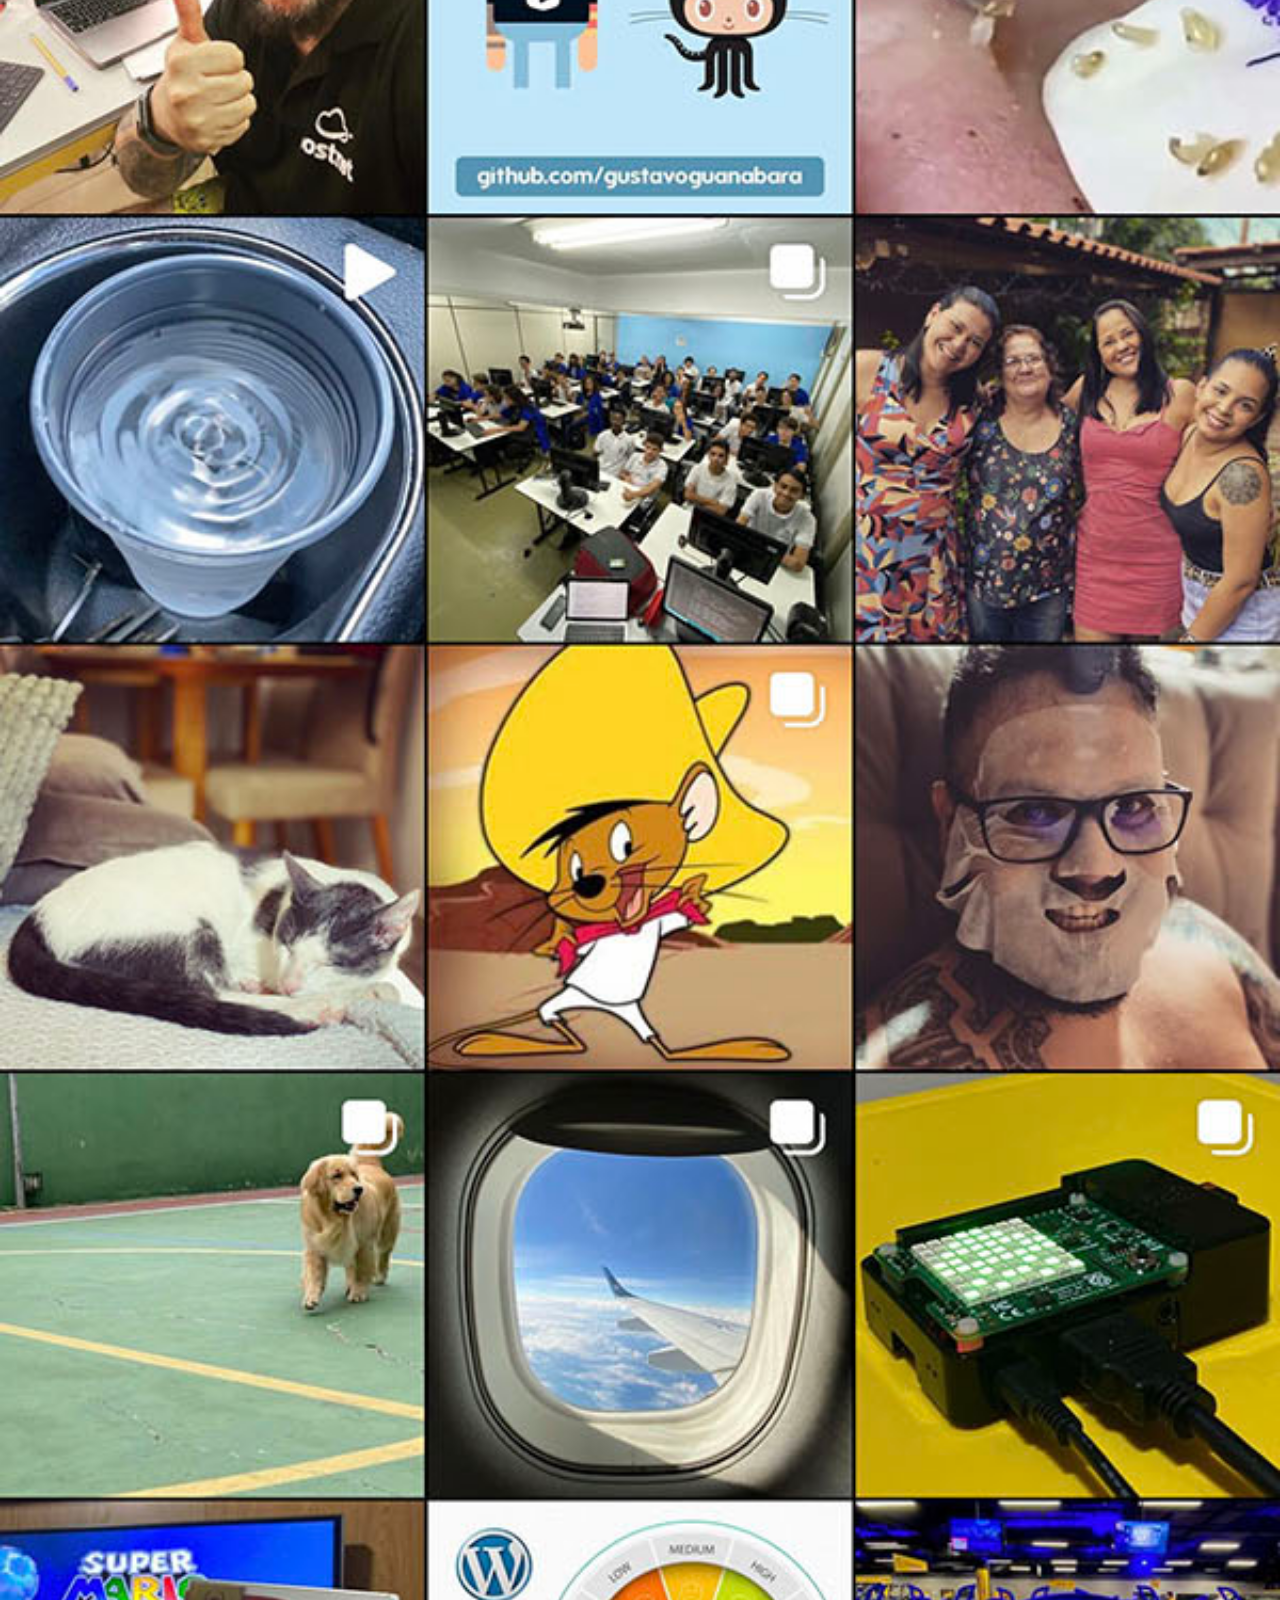
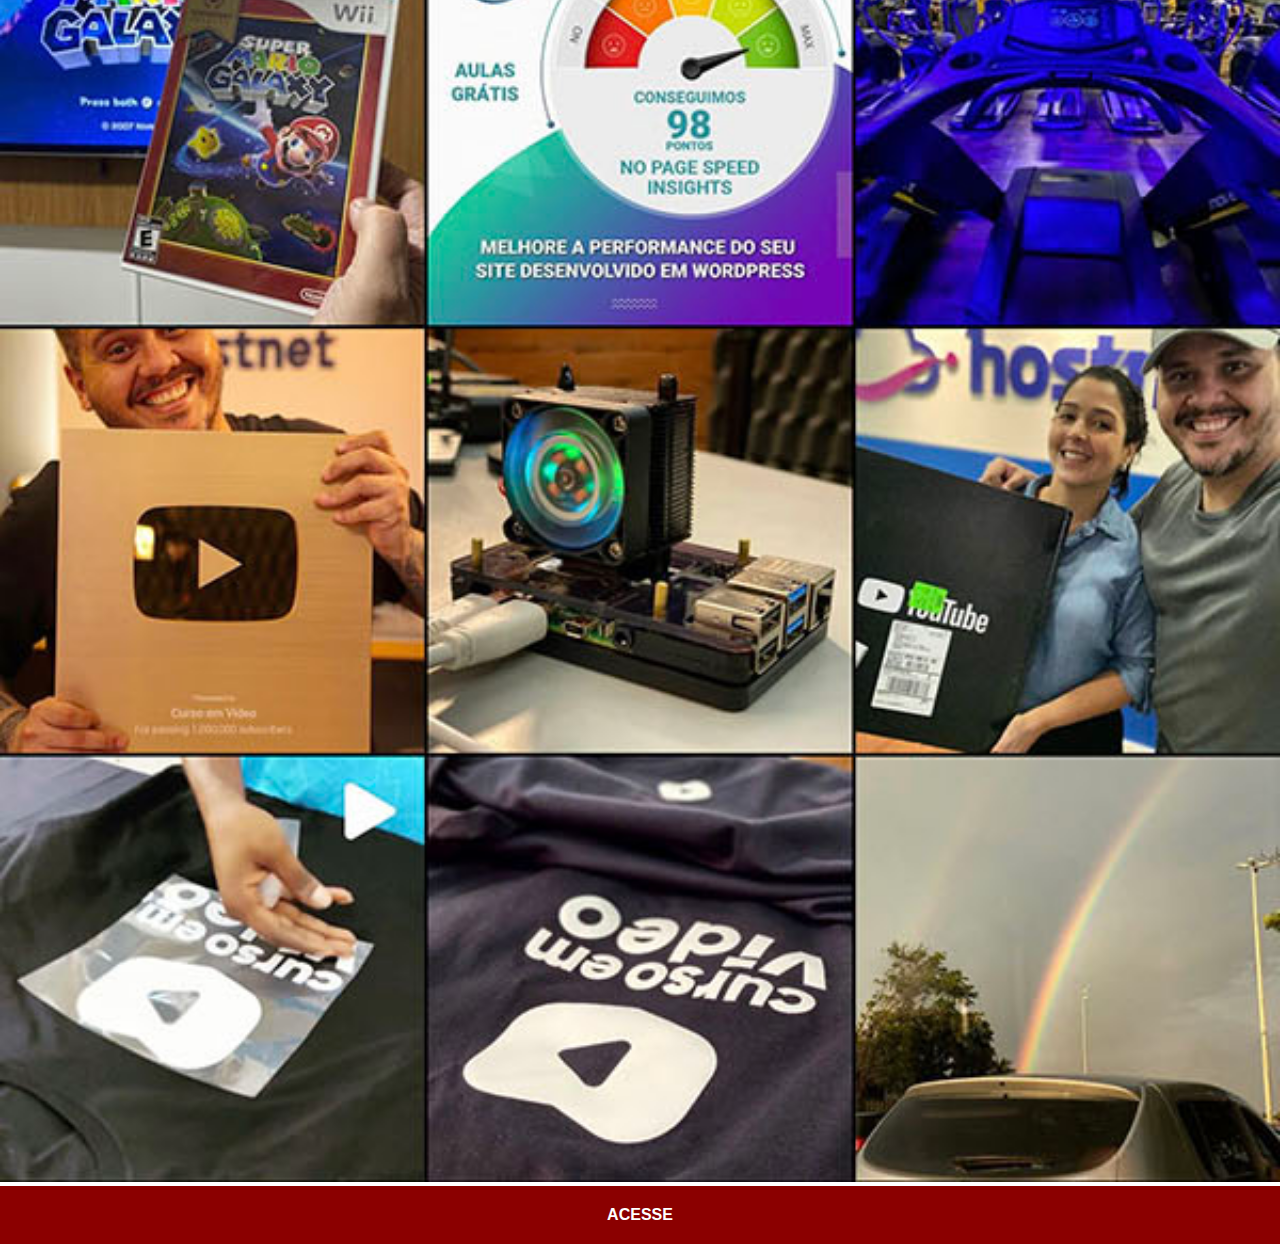
<file: instagram.html>
<!DOCTYPE html>
<html lang="pt-br">
<head>
    <meta charset="UTF-8">
    <meta http-equiv="X-UA-Compatible" content="IE=edge">
    <meta name="viewport" content="width=device-width, initial-scale=1.0">
    <title>Instagram</title>
    <link rel="stylesheet" href="estilos/social.css">
</head>
<body>
    <img src="imagens/tela-instagram.jpg" alt="Instagram">
    <a href="https://www.instagram.com/gustavoguanabara/" target="_blank">ACESSE</a>    
</body>
</html>
</file>
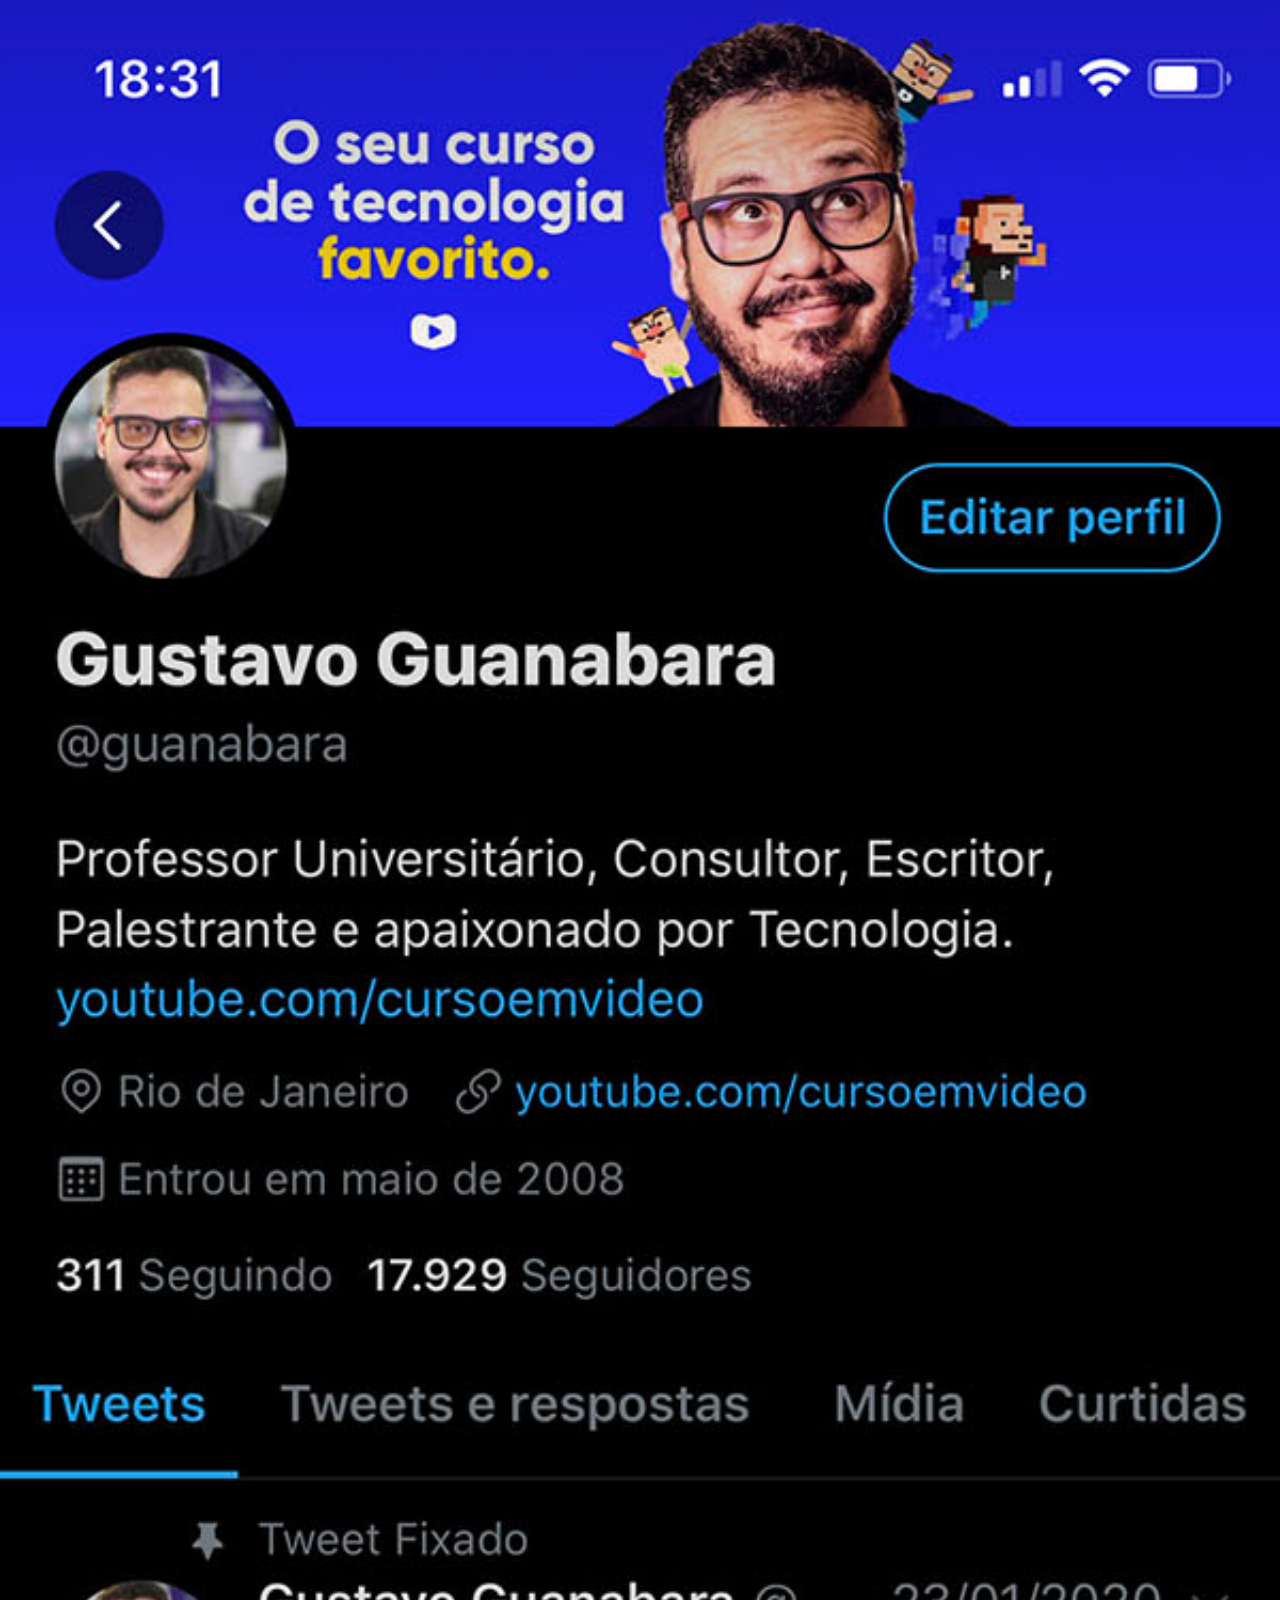
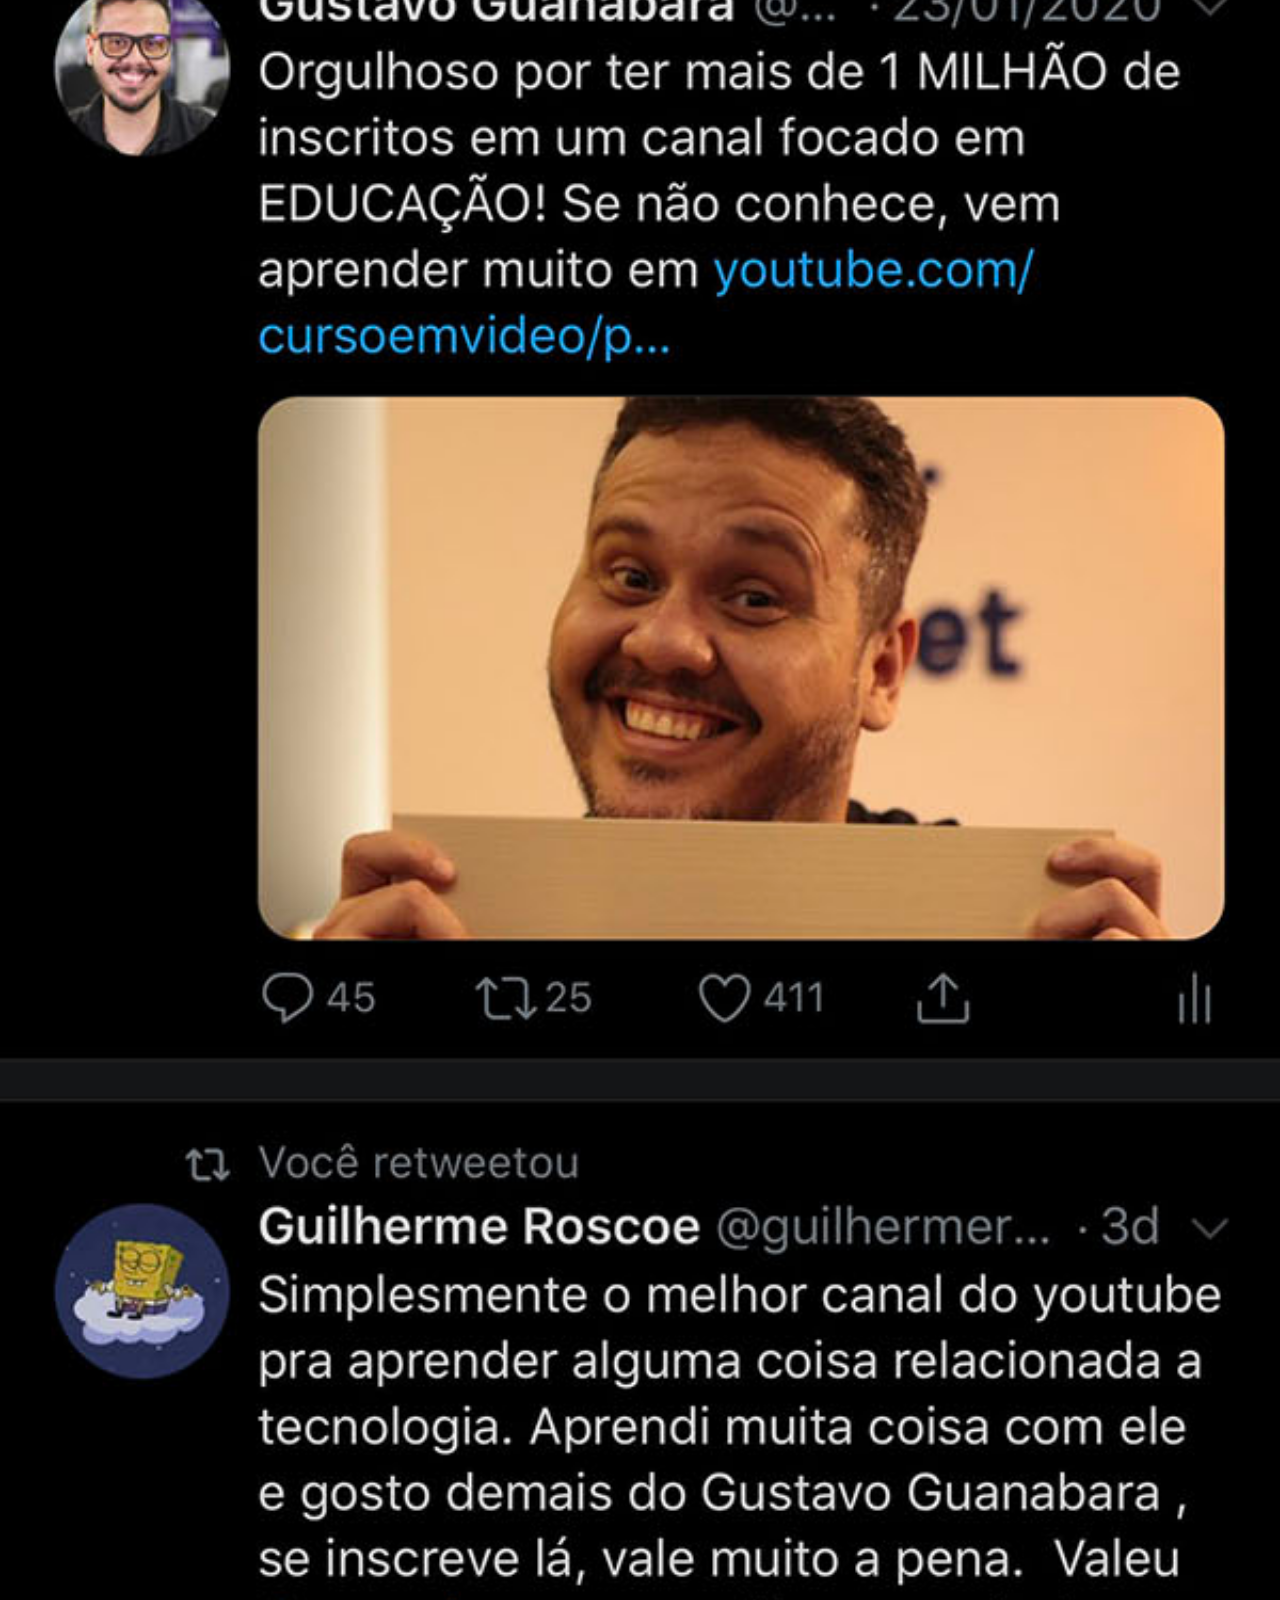
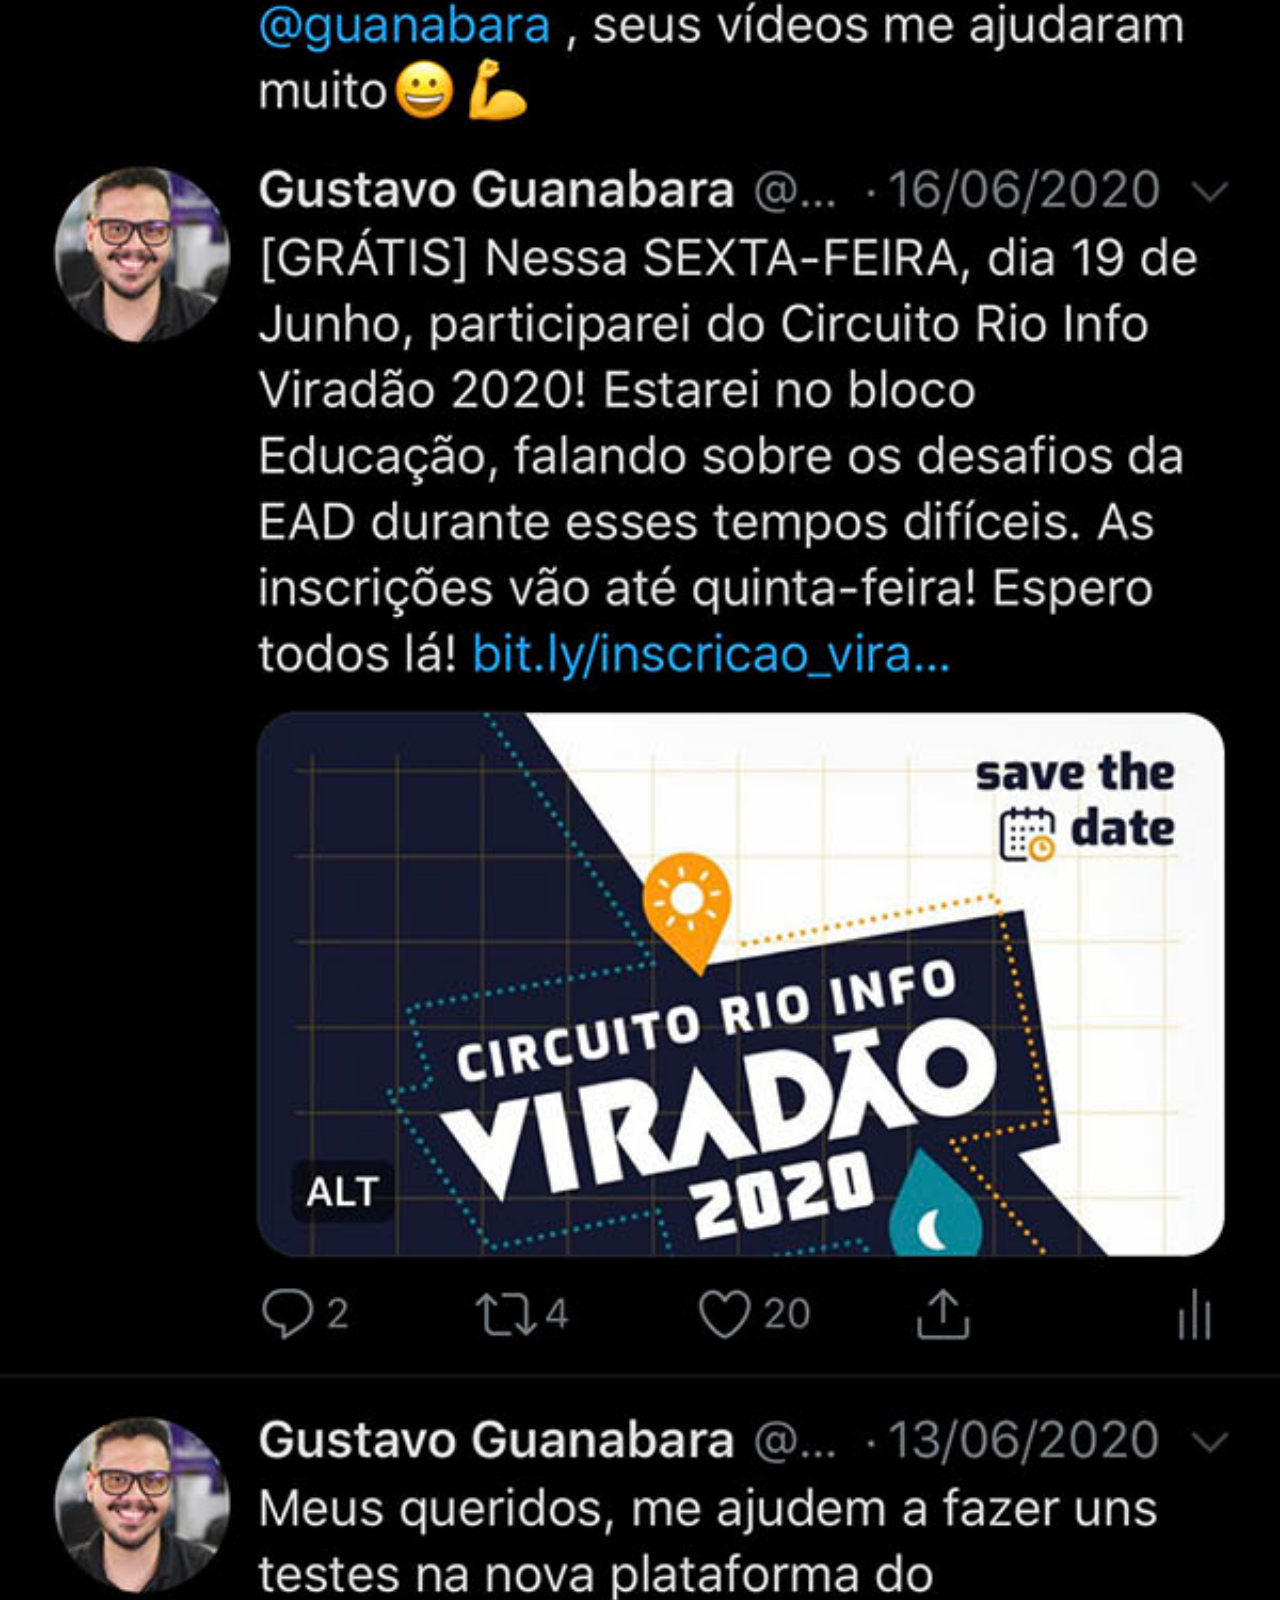
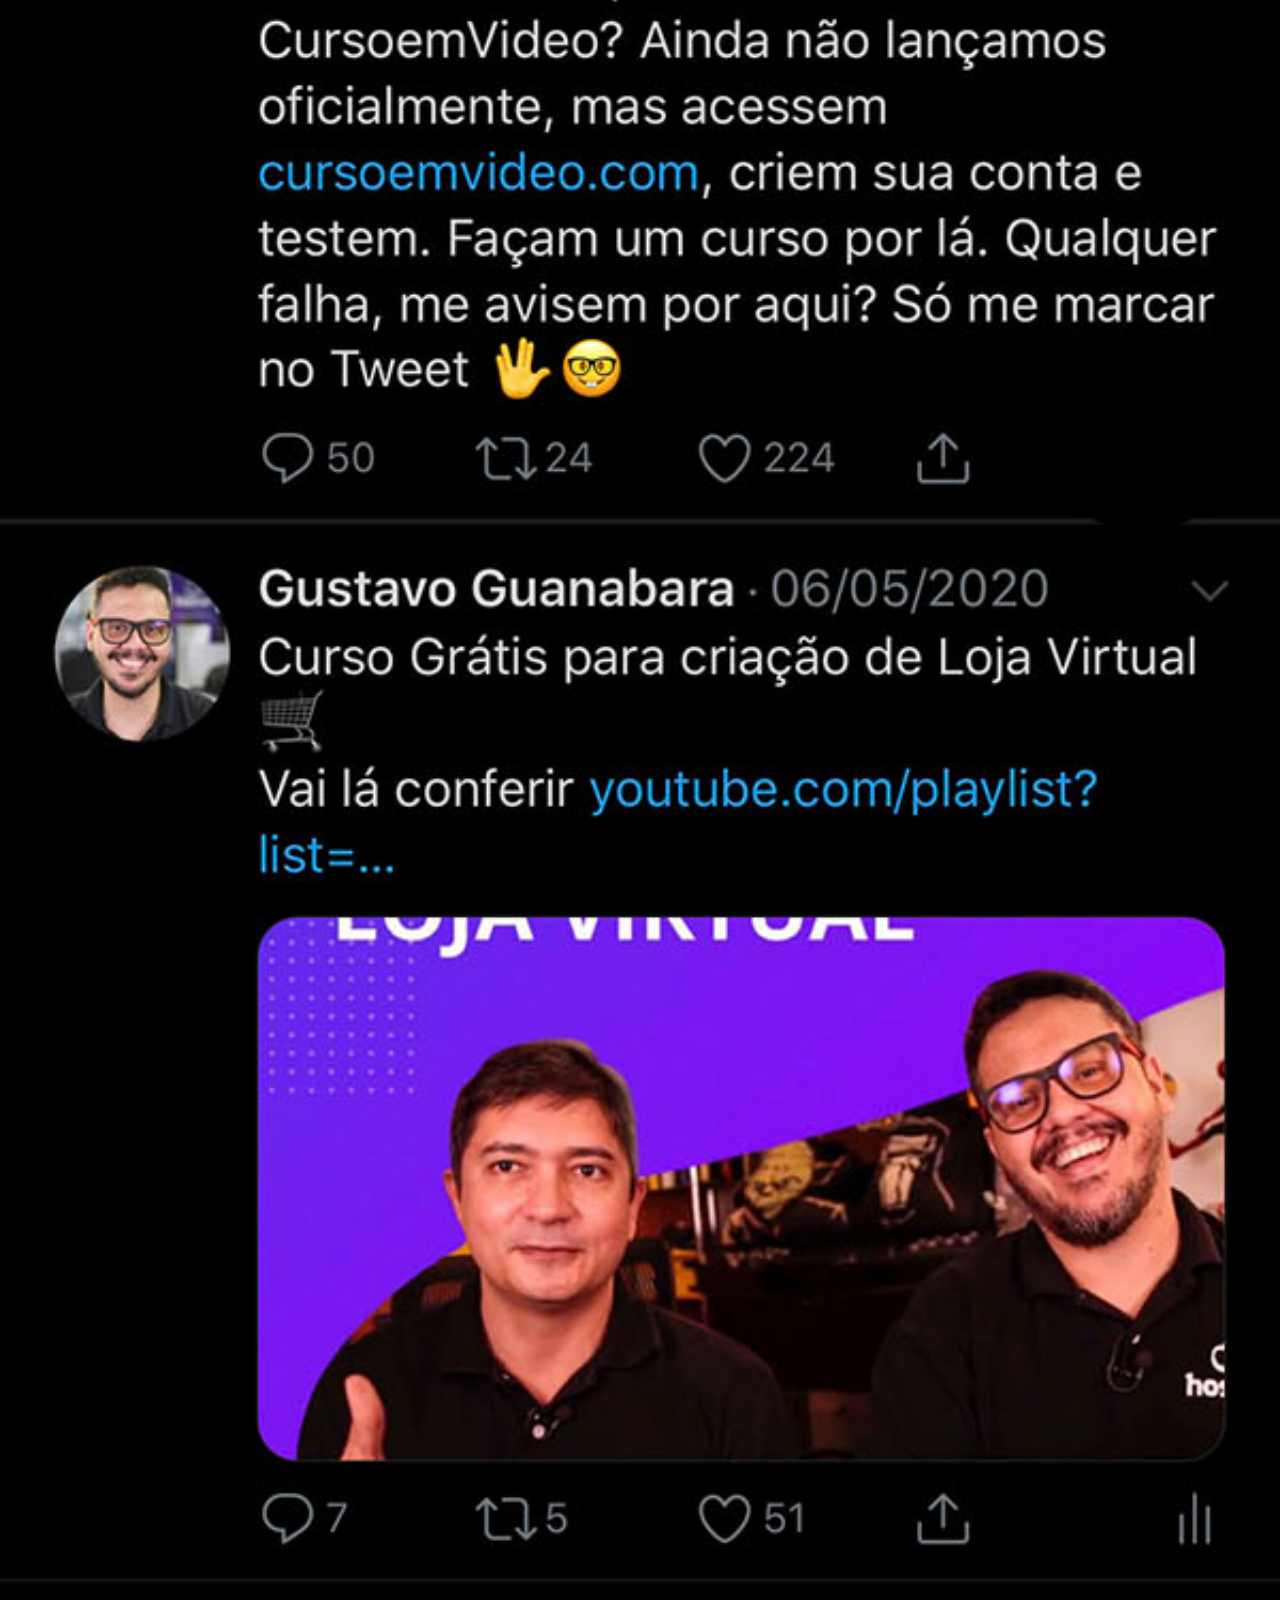
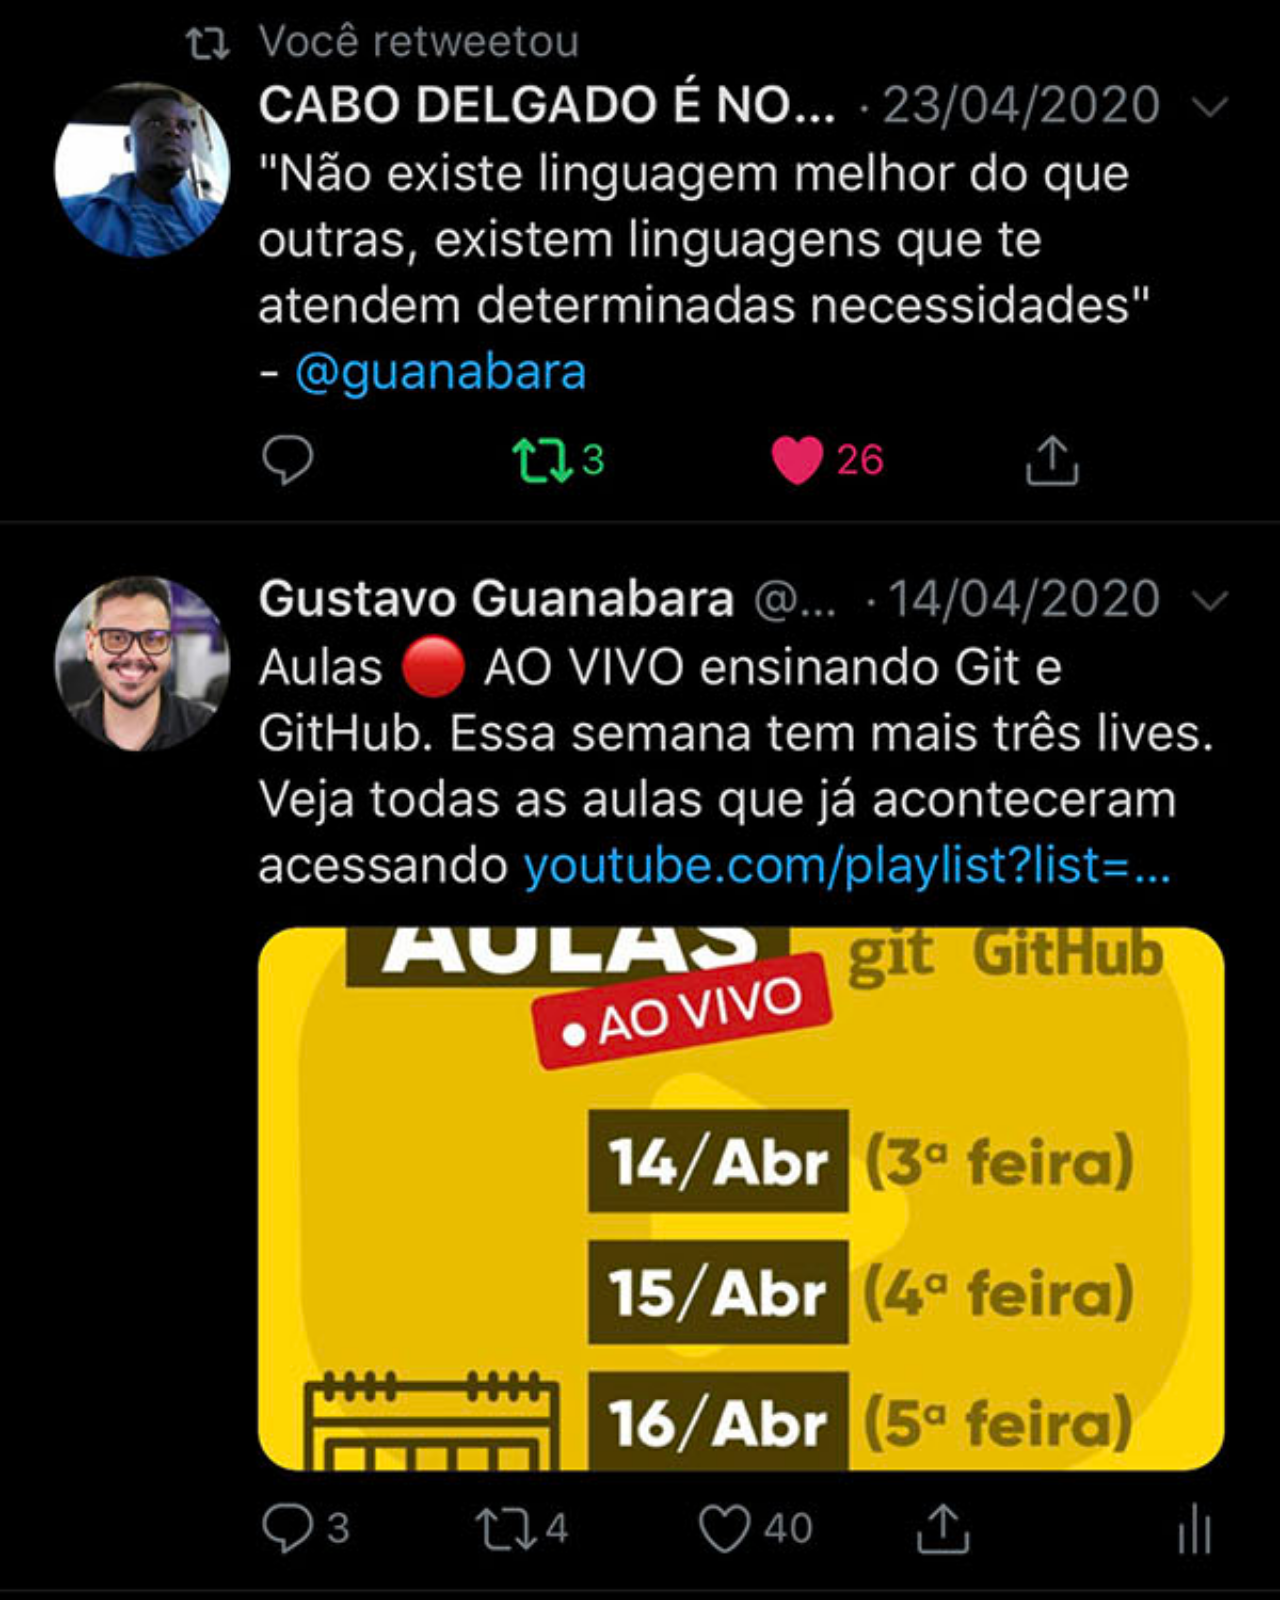
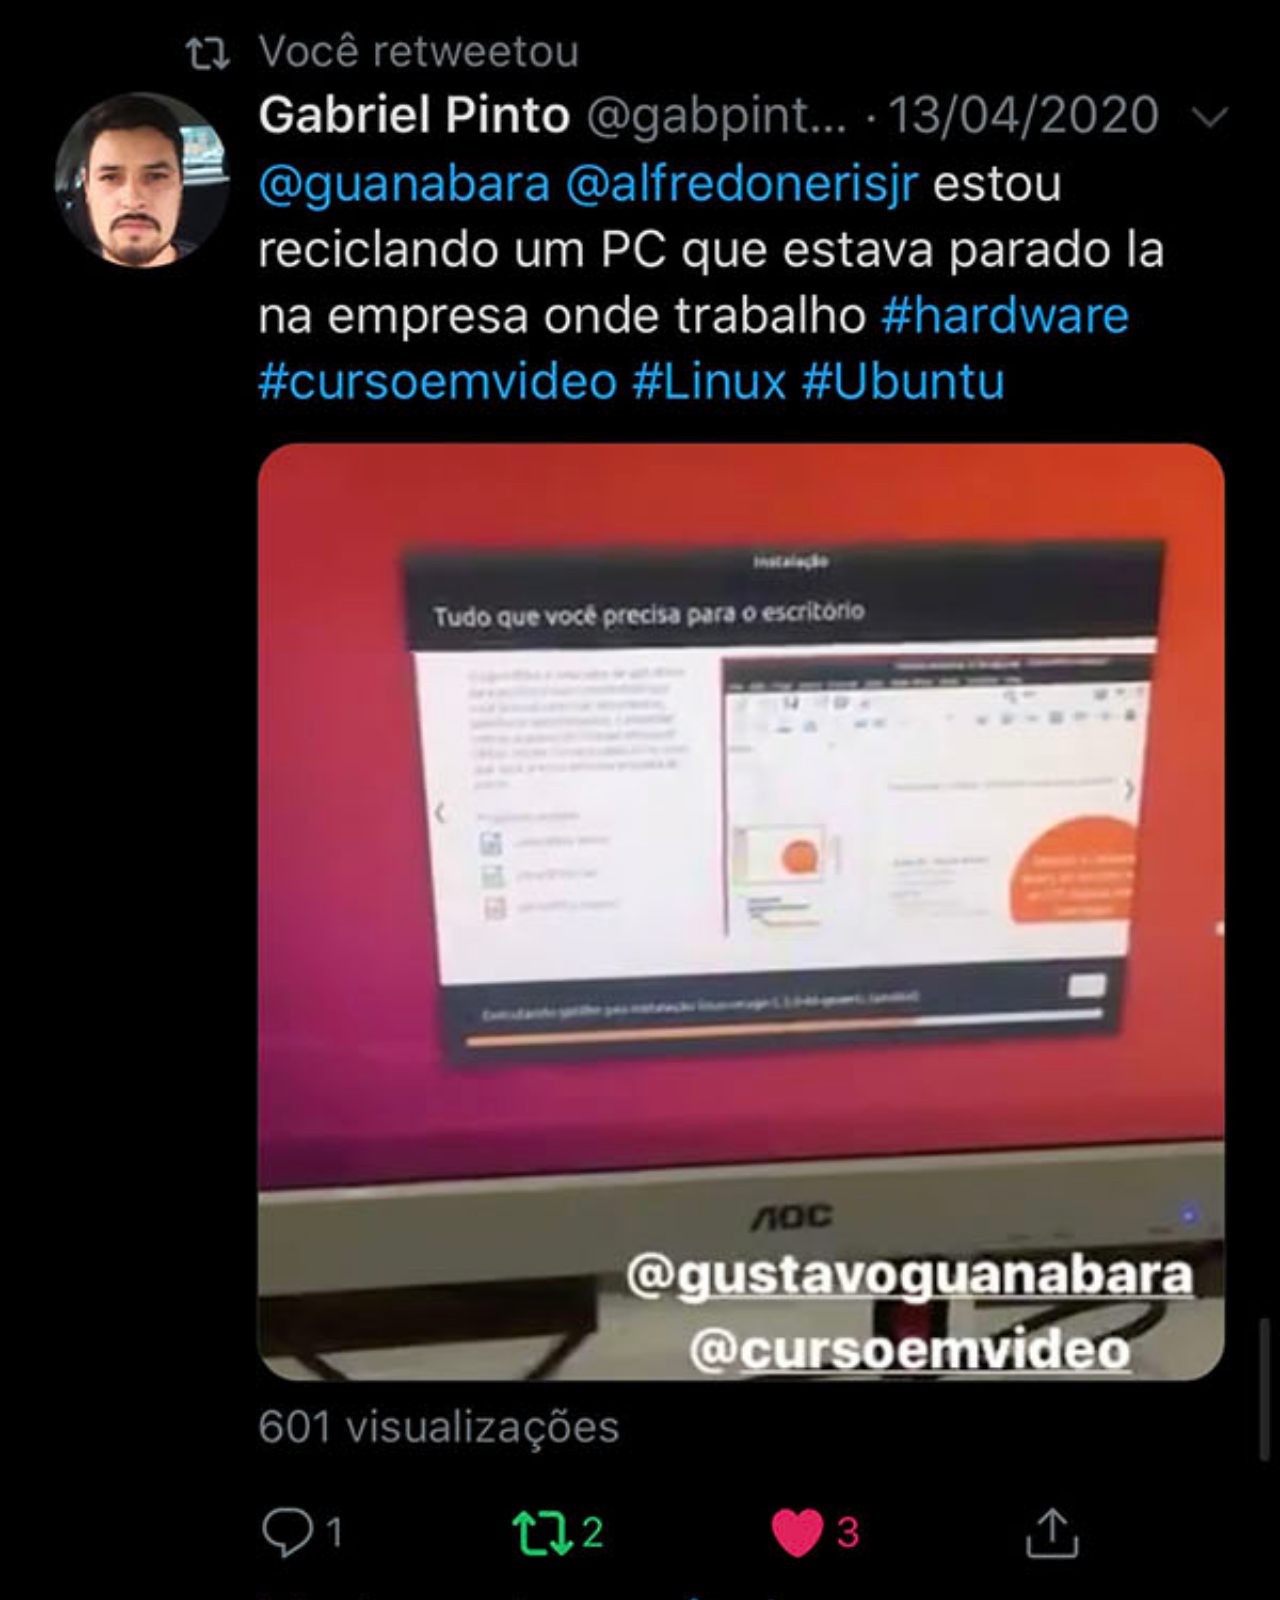
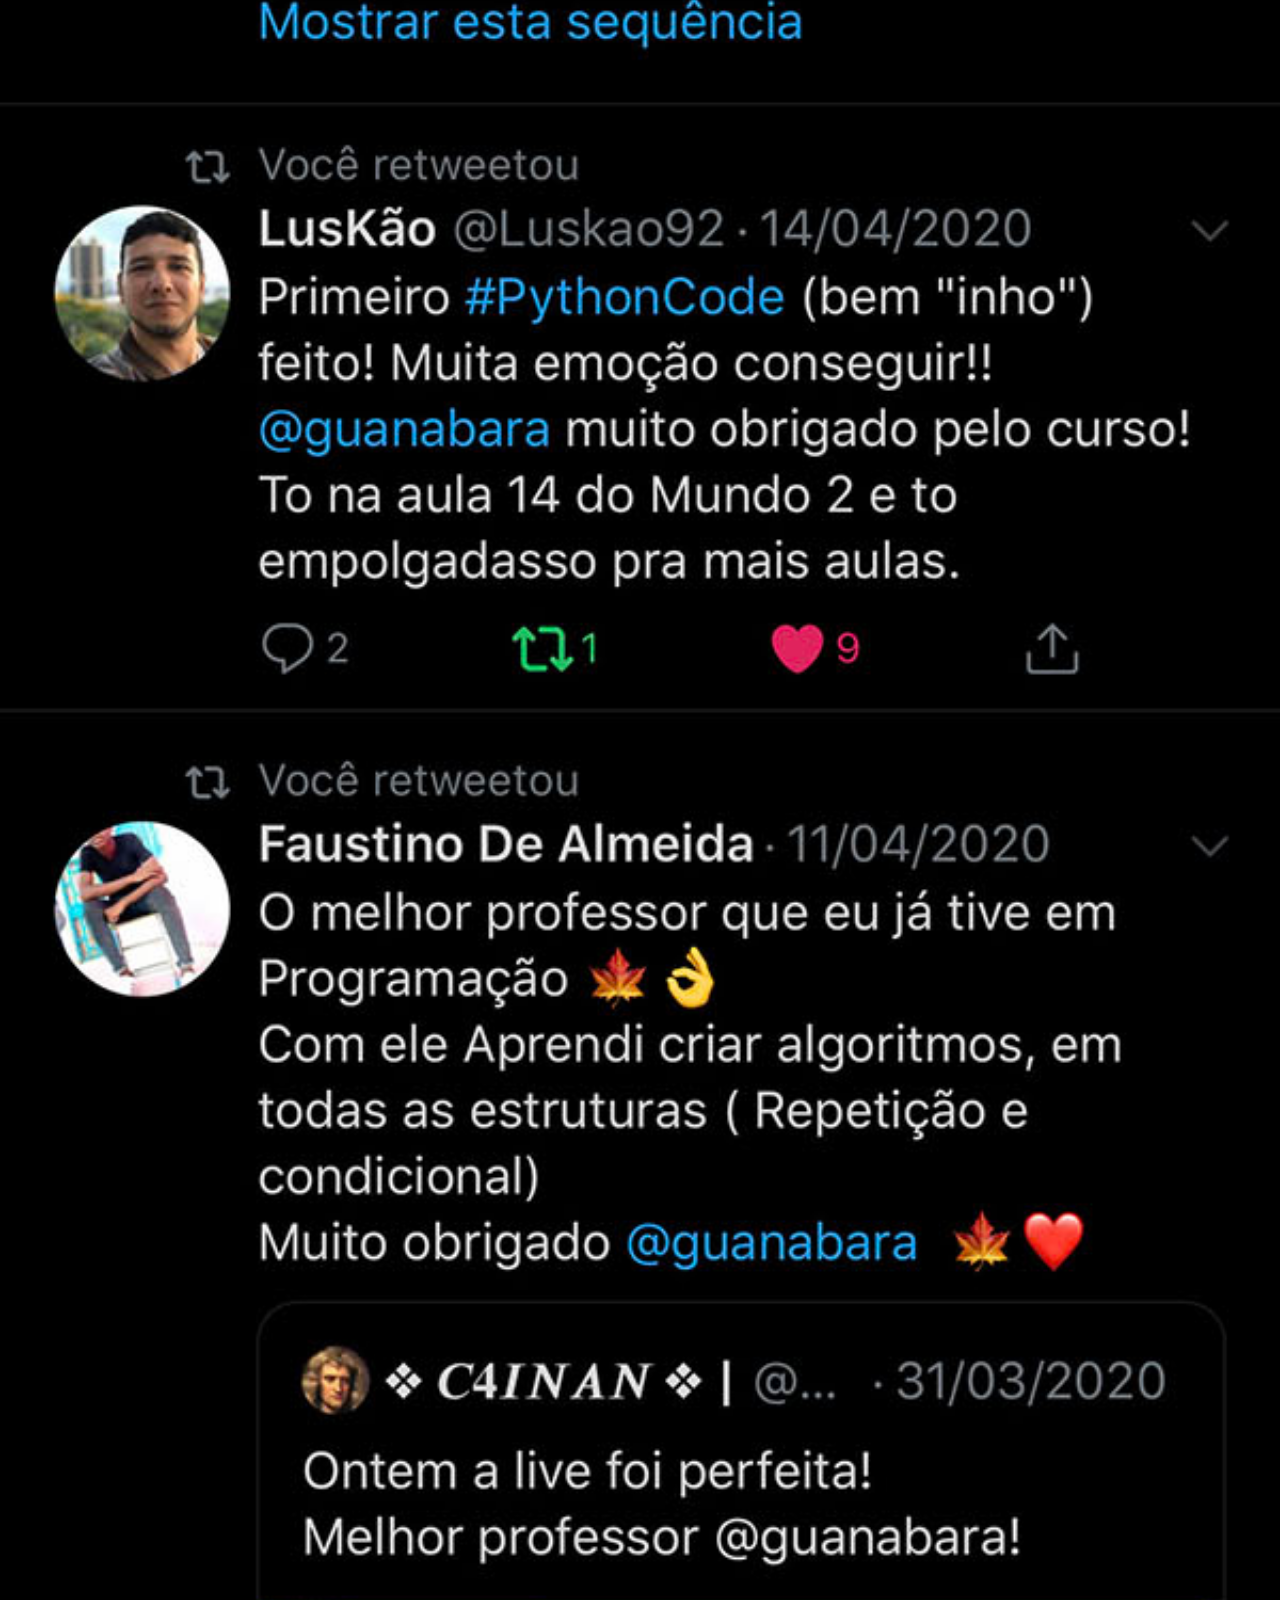
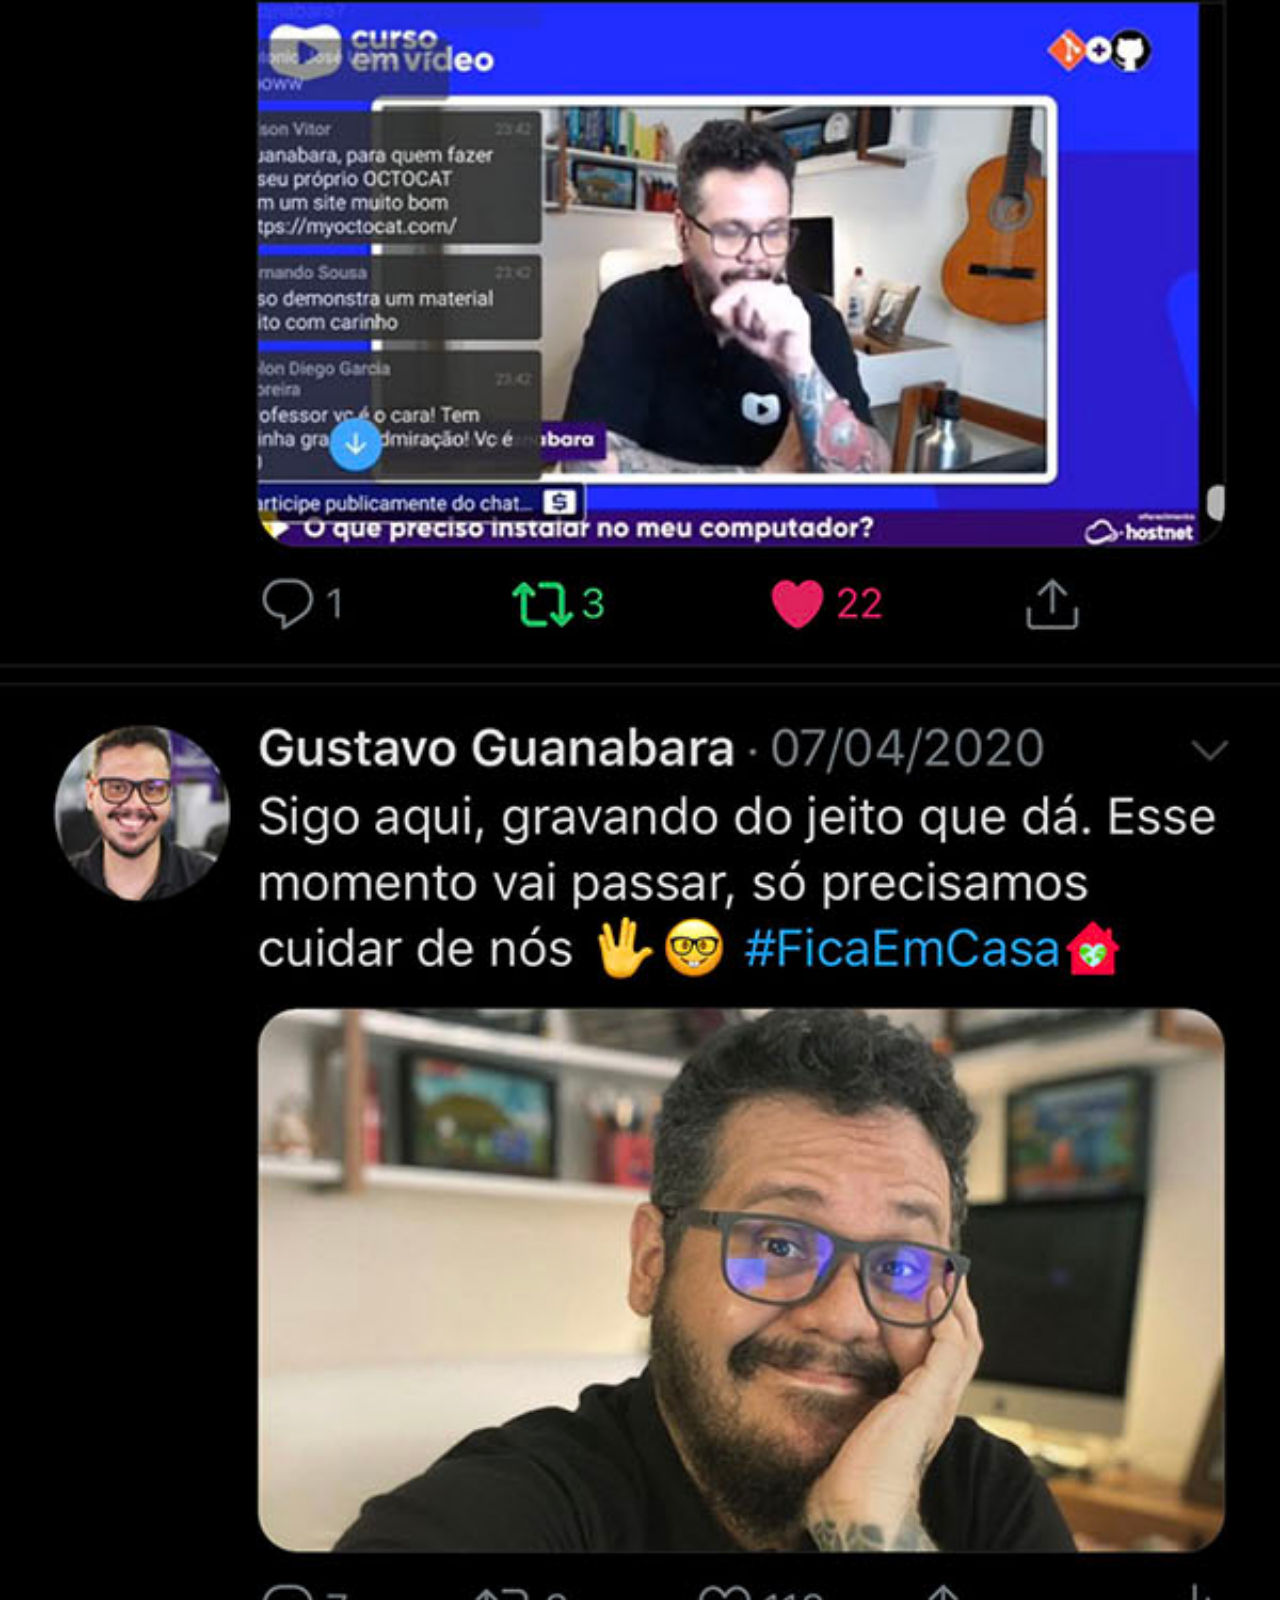
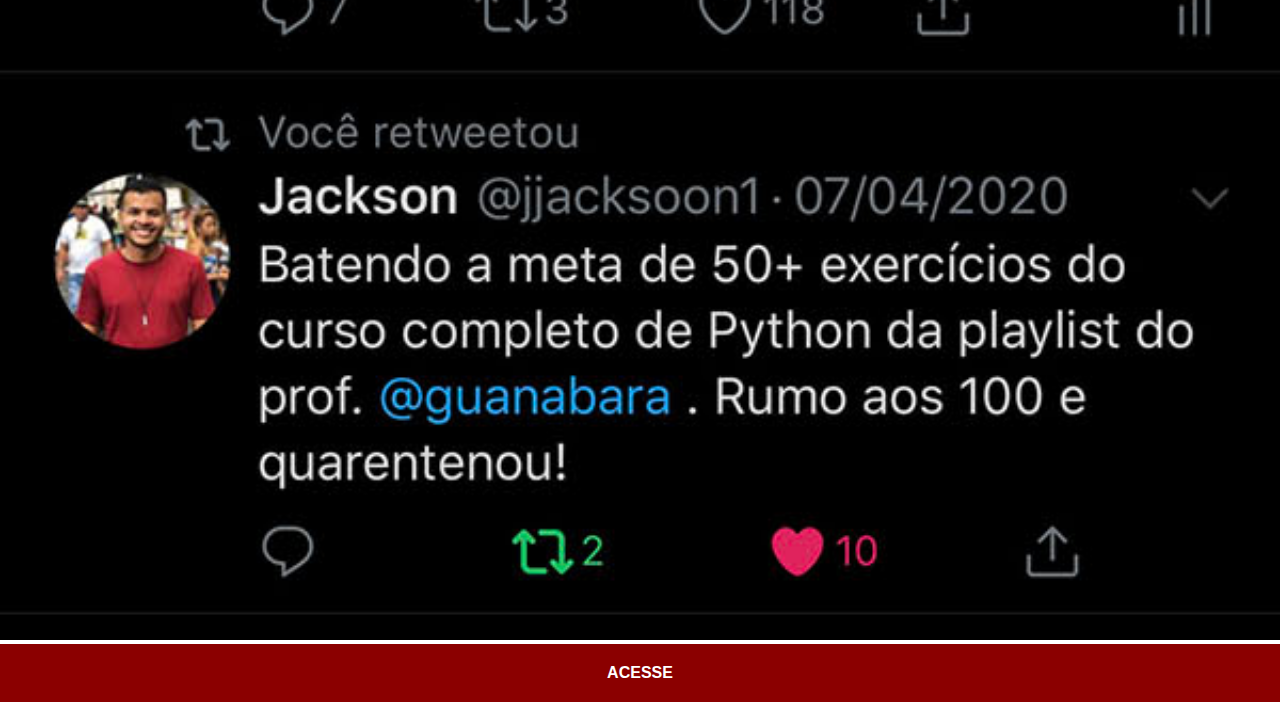
<file: twitter.html>
<!DOCTYPE html>
<html lang="pt-br">
<head>
    <meta charset="UTF-8">
    <meta http-equiv="X-UA-Compatible" content="IE=edge">
    <meta name="viewport" content="width=device-width, initial-scale=1.0">
    <title>Twitter</title>
    <link rel="stylesheet" href="estilos/social.css">
</head>
<body>
    <img src="imagens/tela-twitter.jpg" alt="Twitter">
    <a href="https://twitter.com/guanabara" target="_blank">ACESSE</a>    
</body>
</html>
</file>
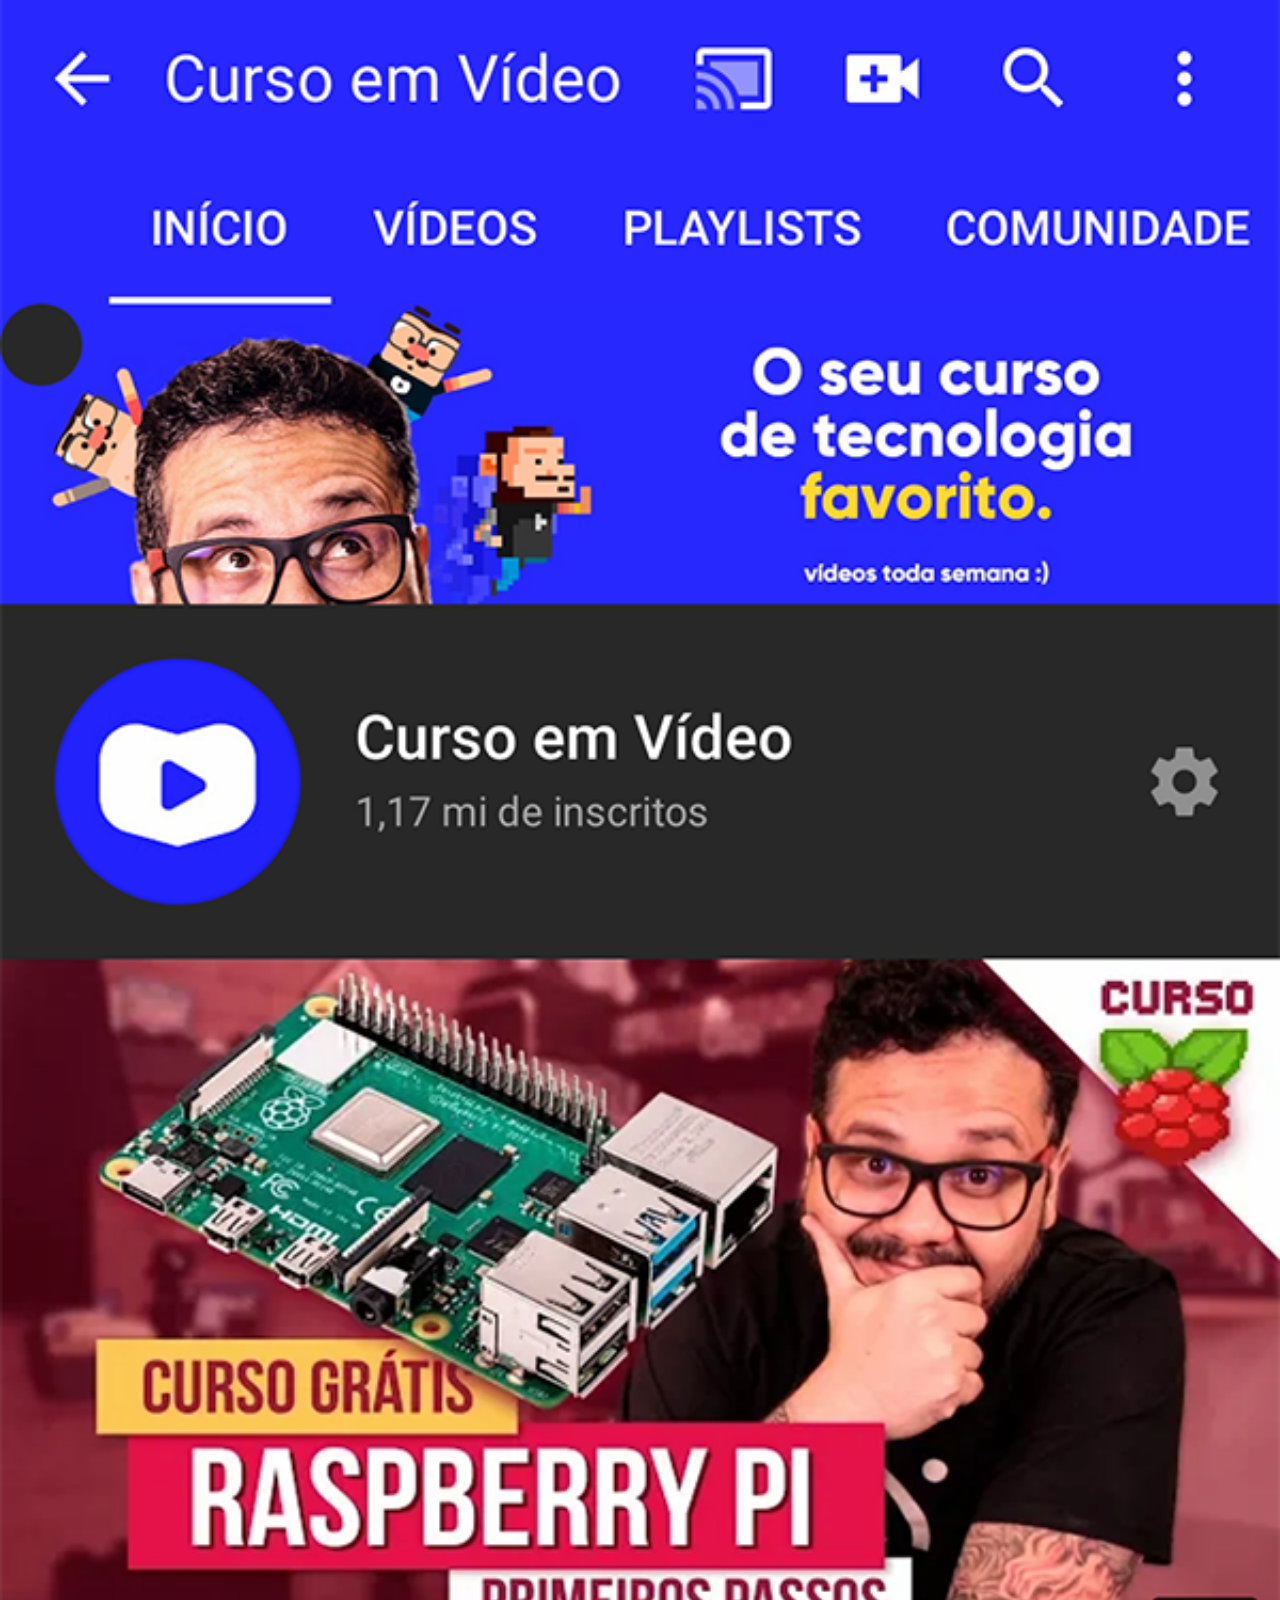
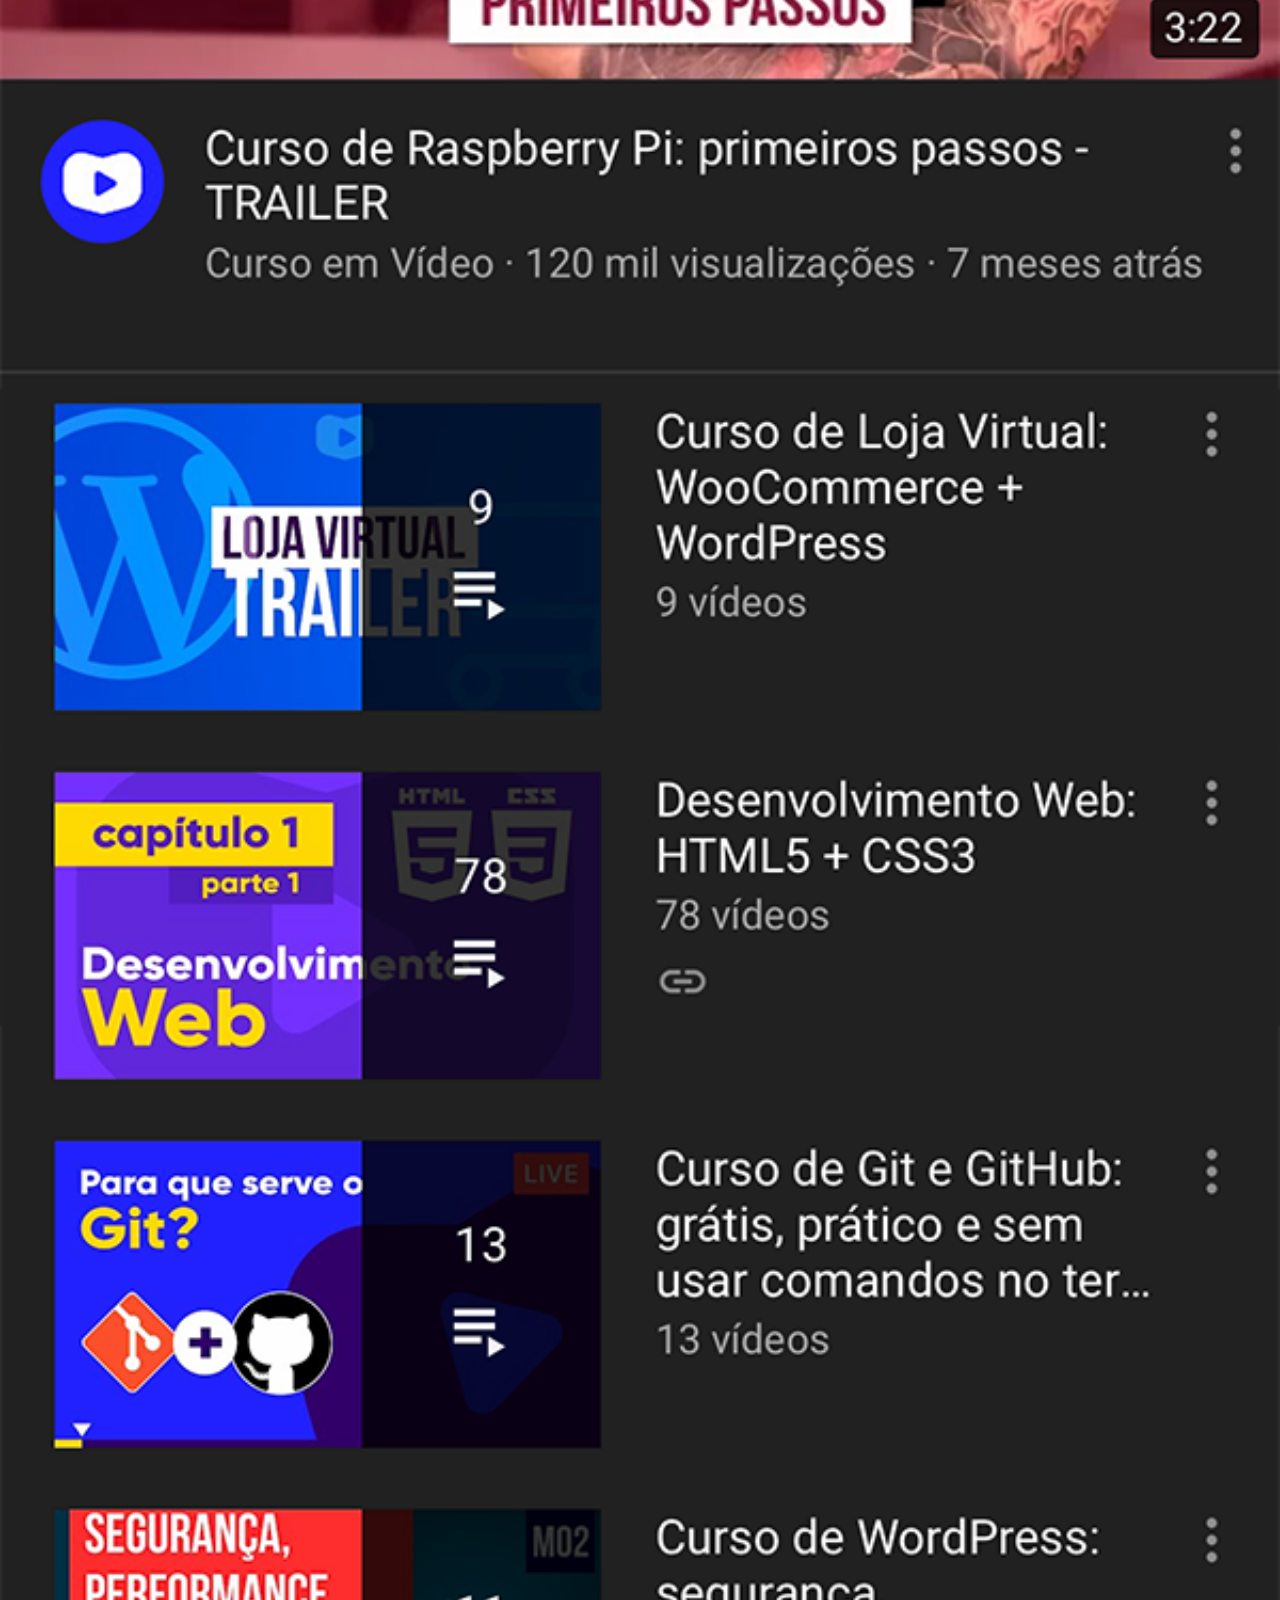
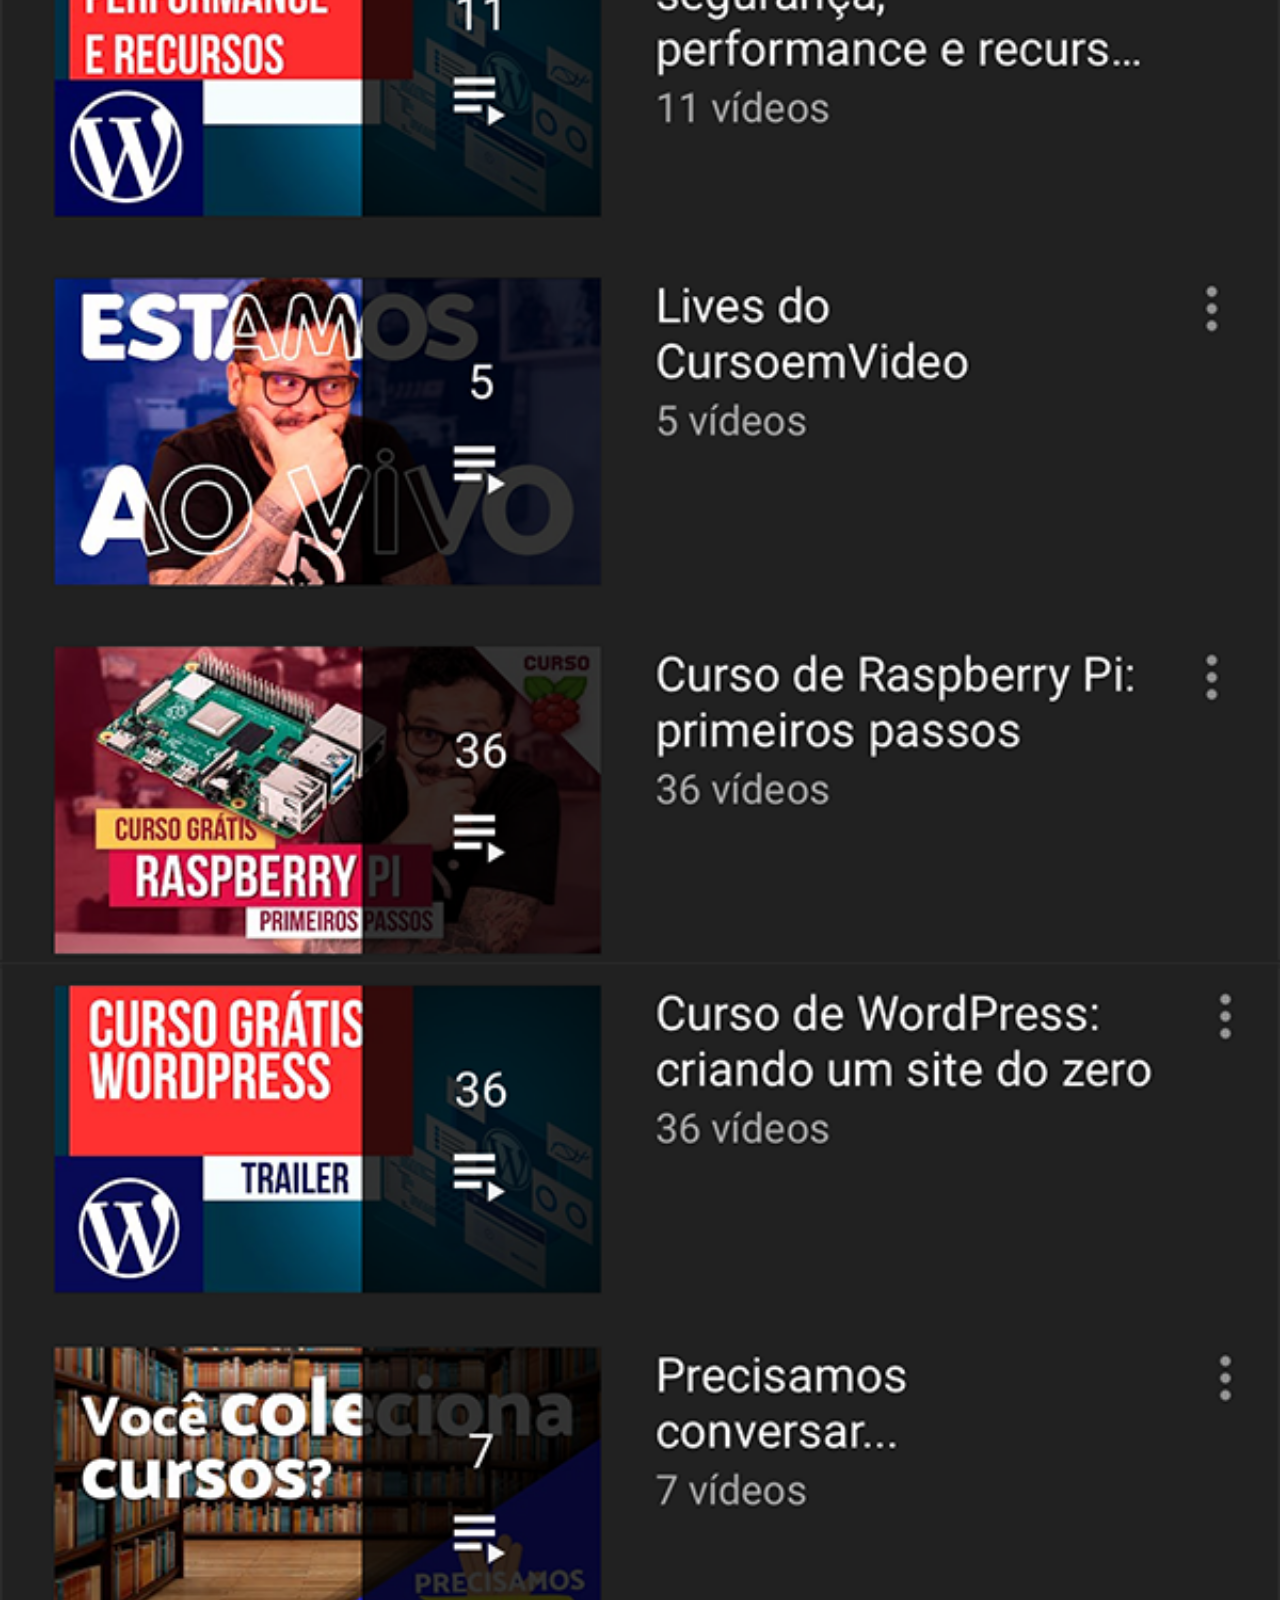
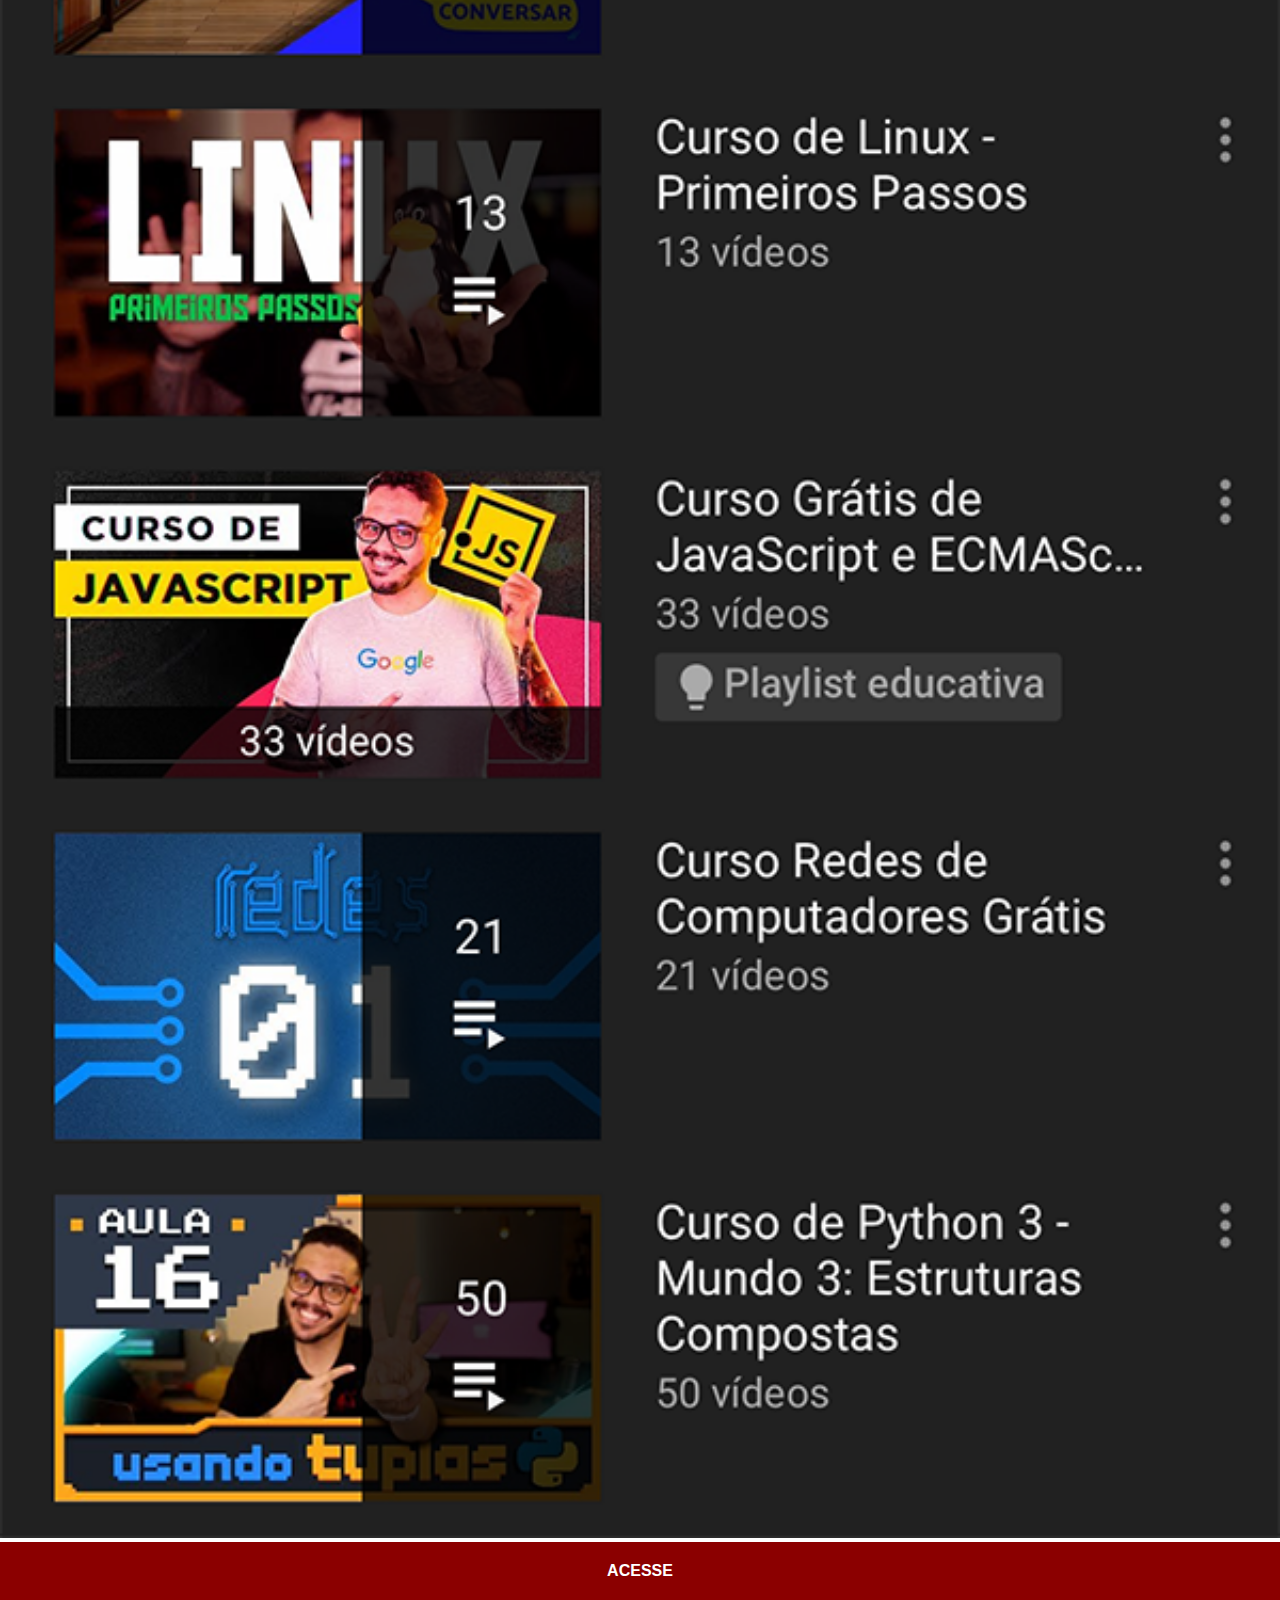
<file: youtube.html>
<!DOCTYPE html>
<html lang="pt-br">
<head>
    <meta charset="UTF-8">
    <meta http-equiv="X-UA-Compatible" content="IE=edge">
    <meta name="viewport" content="width=device-width, initial-scale=1.0">
    <title>Youtube</title>
    <link rel="stylesheet" href="estilos/social.css">
</head>
<body>
    <img src="imagens/tela-youtube.png" alt="Youtube">
    <a href="https://www.youtube.com/user/cursoemvideo/playlist/" target="_blank">ACESSE</a>    
</body>
</html>
</file>
<file: estilos/style.css>
@charset "UTF-8";

* {
    margin: 0px;
    padding: 0px;
    font-family: Arial, Helvetica, sans-serif;
}

html, body {
    height: 100vh;
    width: 100vw;
    background-color: black;
}

body {
    background: url('../imagens/fundo-madeira.jpg') no-repeat top center;  
    background-size: cover; 
    background-attachment: fixed; 
}

main {
    height: 100vh;
    position: relative;
}

section#telefone {
    position: absolute;
    top: 50%;
    left: 50%;
    transform: translate(-50%, -50%);
    
    height: 627px;
    width: 311px;
    background: url('../imagens/frame-iphone.png') no-repeat;
}

iframe#tela {
    position: relative;
    top: 80px;
    left: 22px;
    width: 266px;
    height: 471px;
}

section#redes-sociais {
    text-align: right;    
}

section#redes-sociais img {
    width: 50px;
    margin: 10px;
    border-radius: 50%;  
    box-shadow: 2px 2px 5px rgba(0, 0, 0, 0.486); 
    box-sizing: border-box; 
}

section#redes-sociais img:hover {
    border: 2px solid rgba(255, 255, 255, 0.651);  
    transform: translate(-3px, -3px);  
    box-shadow: 5px 5px 10px rgba(0, 0, 0, 0.616);
    transition: transform 0.5s, border 1s;
}
</file>
<file: estilos/social.css>
@charset "UTF-8";

* {
    margin: 0px;
    padding: 0px;   
    font-family: Arial, Helvetica, sans-serif;         
}

::-webkit-scrollbar {
    width: 0px;
    height: 0px;
}

img {
    width: 100vw;
}

a {
    display: block;
    background-color: darkred;
    color: white;
    padding: 20px;
    text-align: center;
    font-weight: bolder;
    text-decoration: none;
}

a:hover{
    background-color: red;
}
</file>
